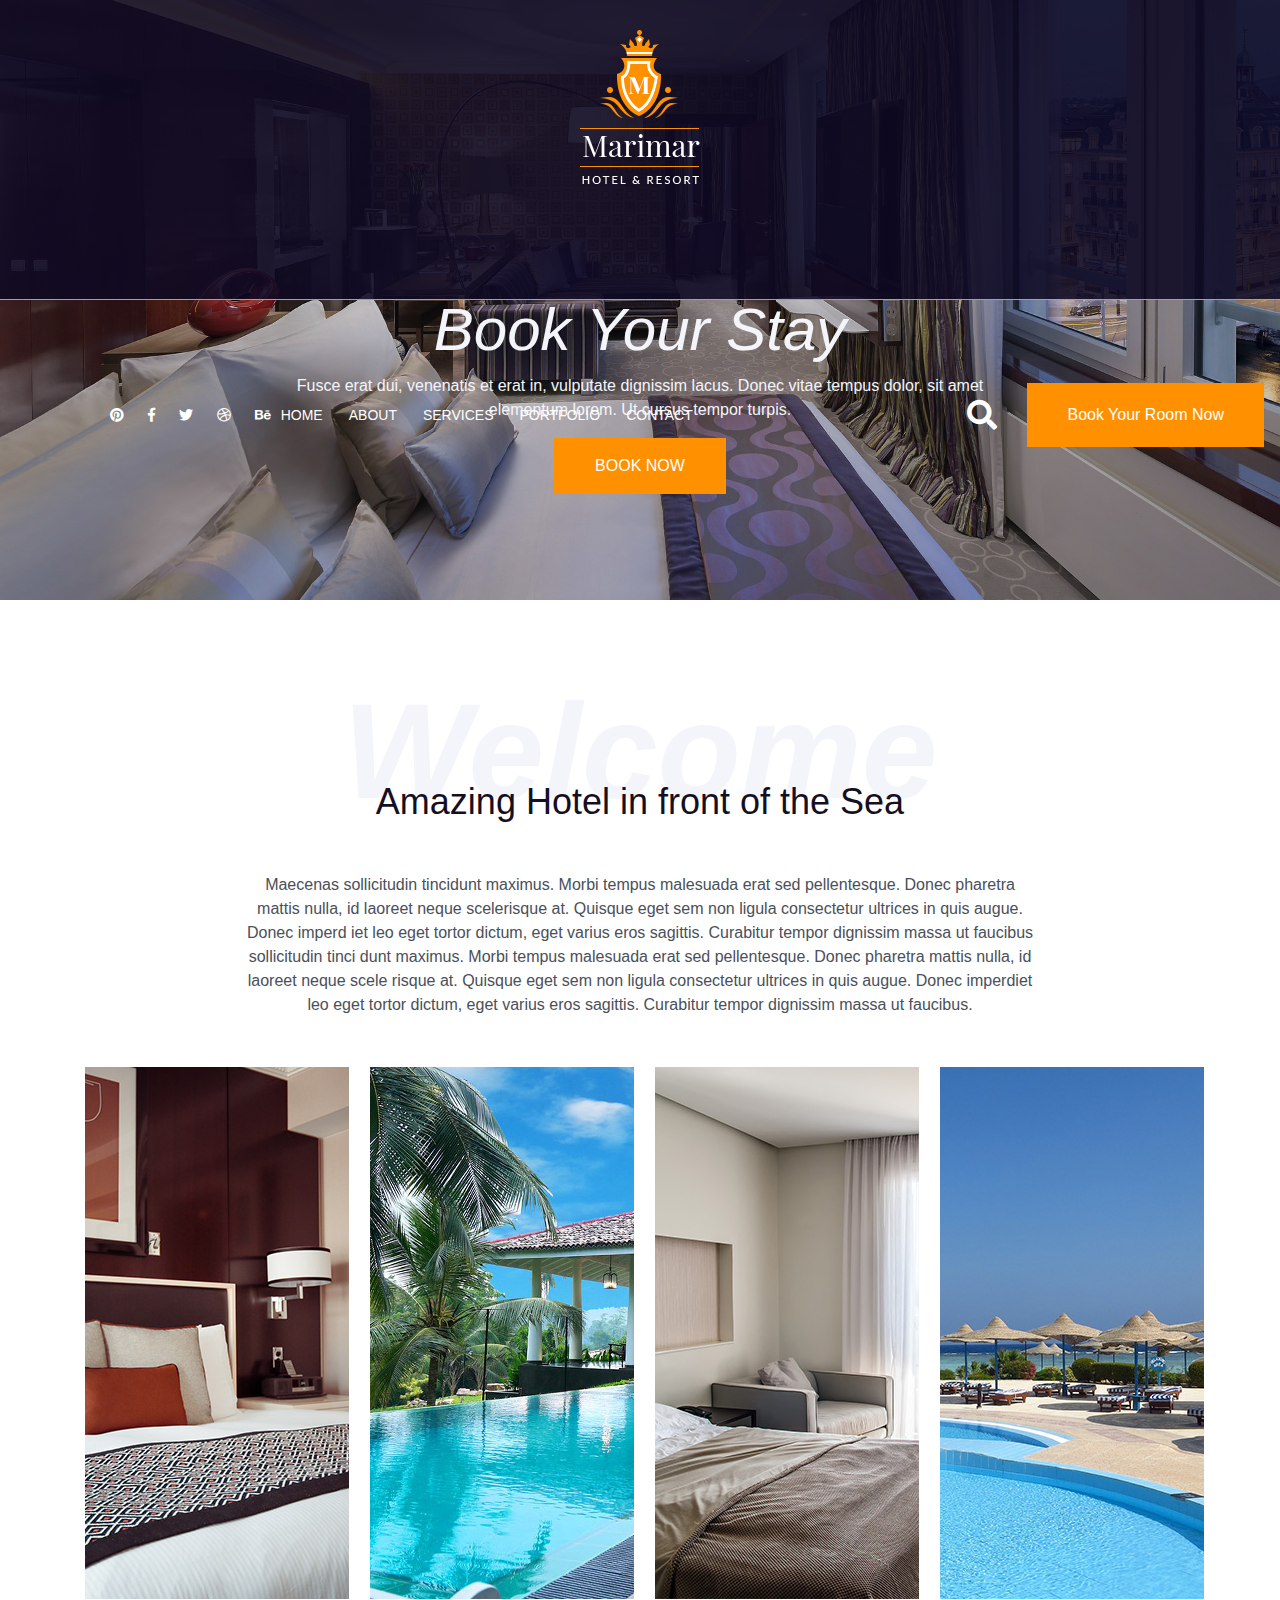
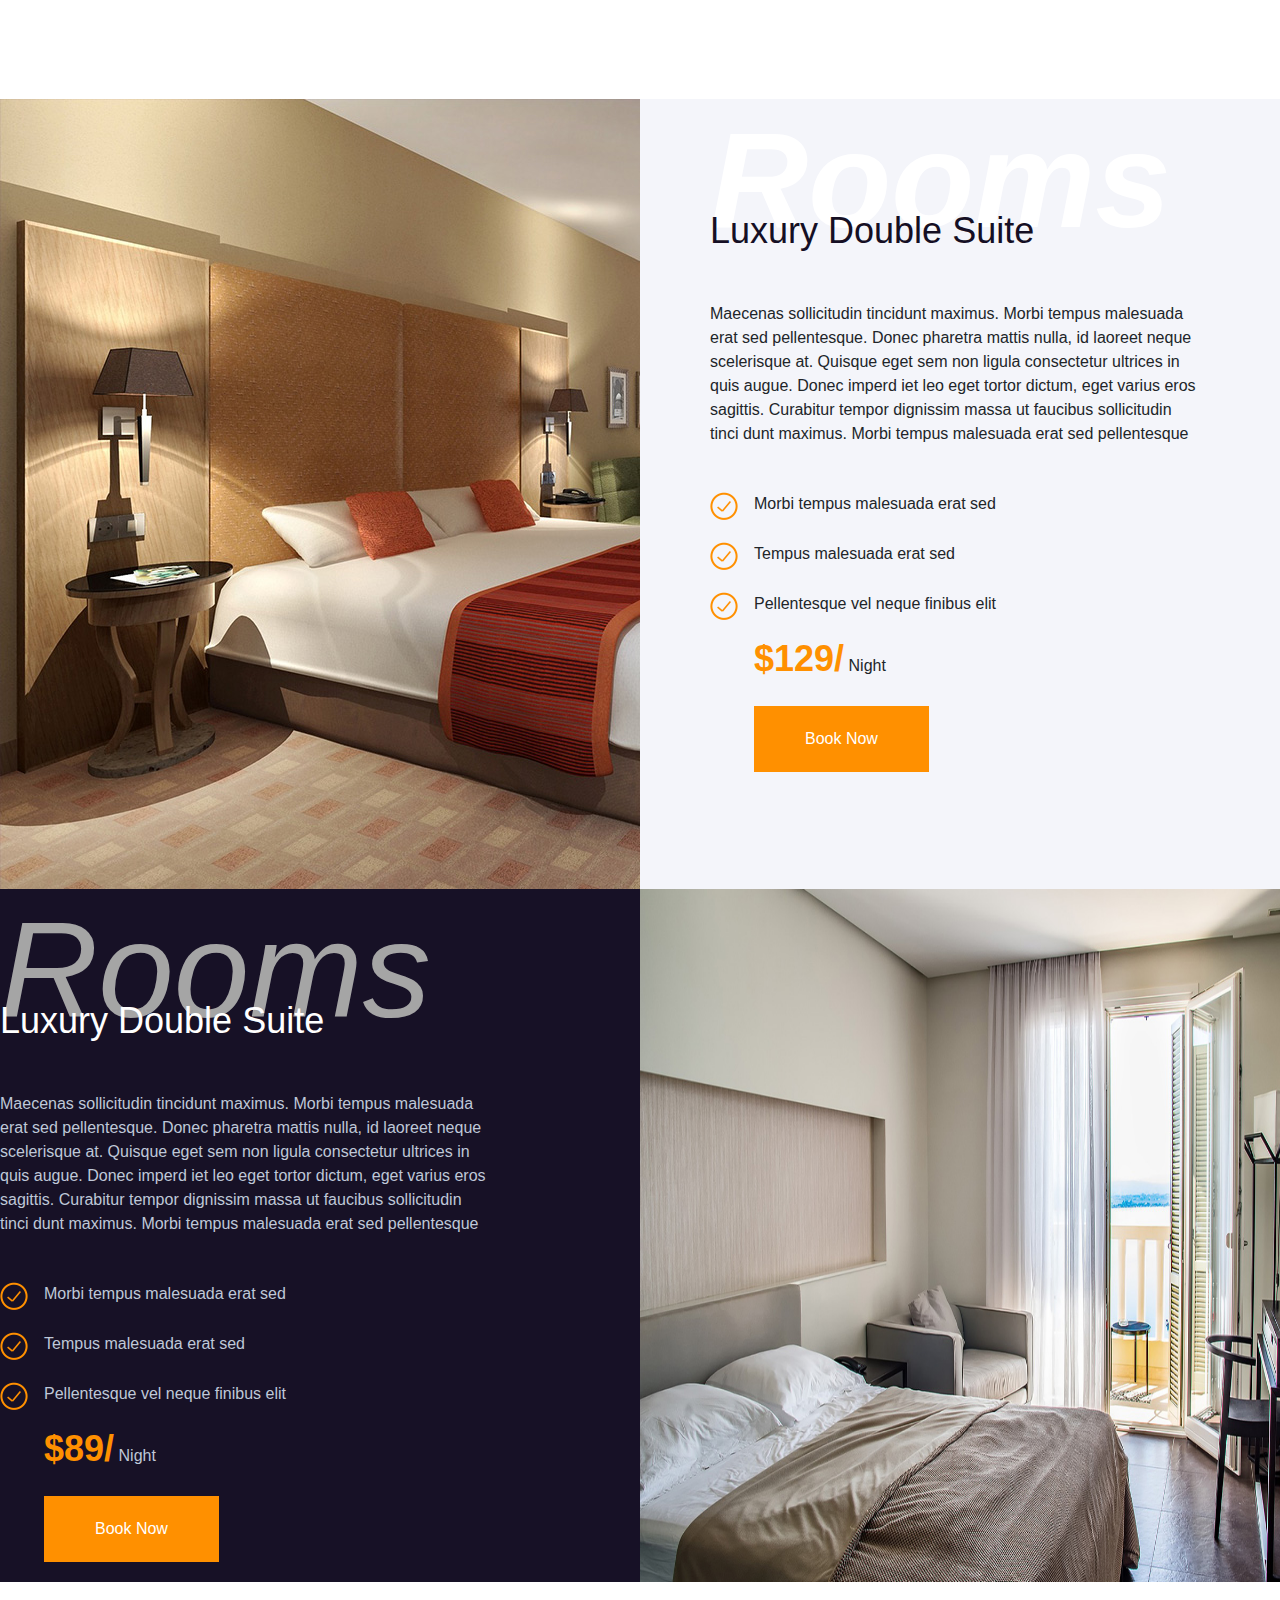
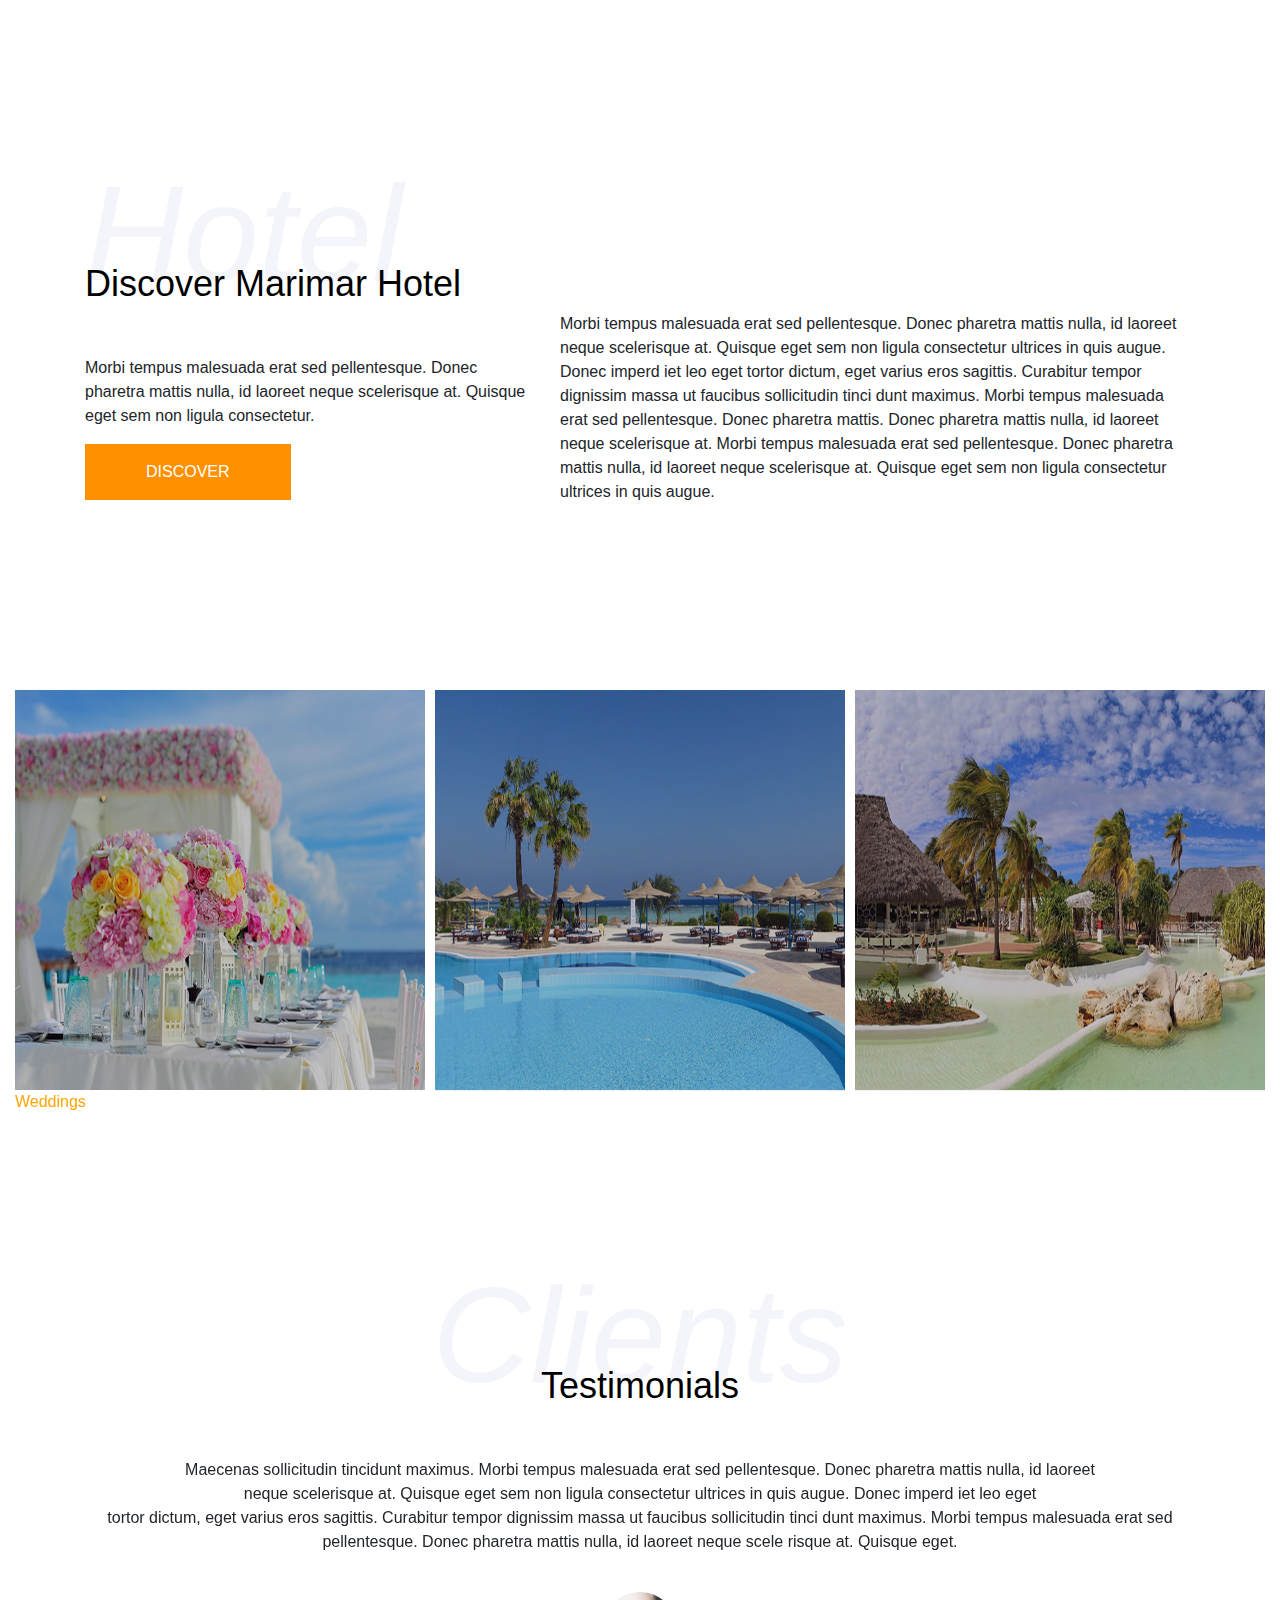
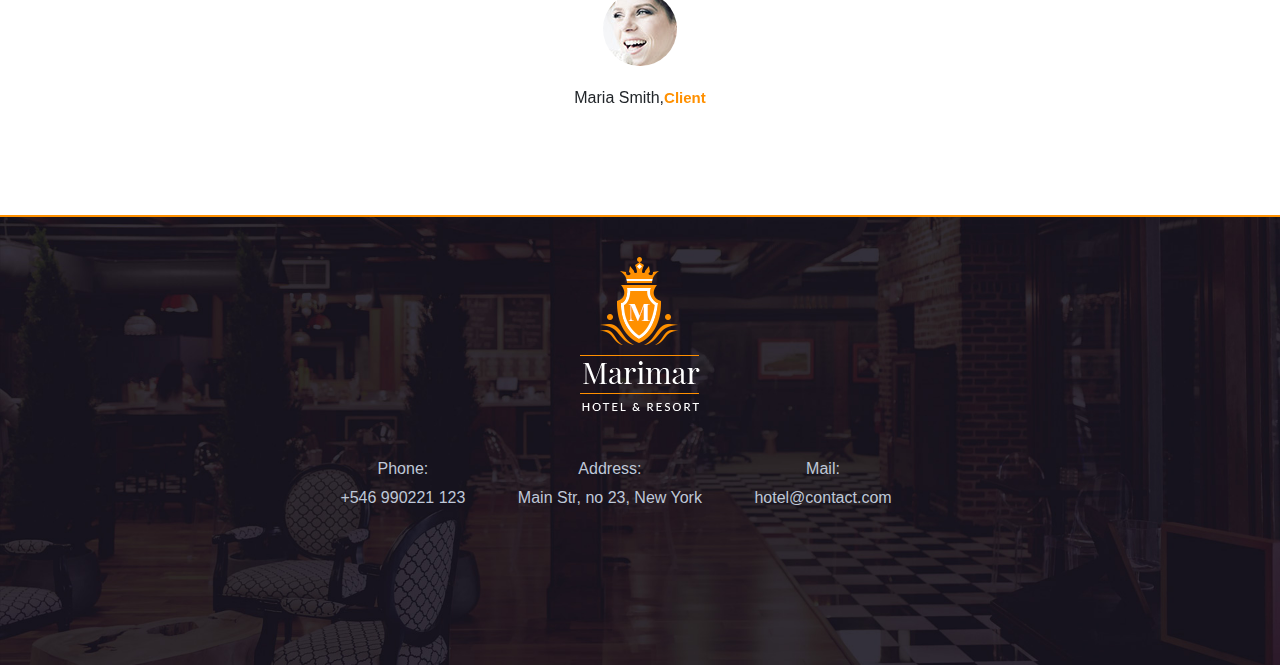
<file: index.html>
<html>
<head>
    <link rel="stylesheet" href="boot1/css/bootstrap.min.css">
    <link rel="stylesheet" href="boot1/fontawesome-free-5.2.0-web/css/all.css">
    <link rel="stylesheet" href="boot1/css/owl.carousel.min.css">
    <link rel="stylesheet" href="boot1/css/owl.theme.default.min.css">
    <link rel="stylesheet" href="marimar.css">
    
    </head>






<body>
  
<section class="home">
    <div class="header"> 
        <img src="images/logo.png">
    <div class="title">
        
        <h1>Book Your Stay</h1>
        <p>Fusce erat dui, venenatis et erat in, vulputate dignissim lacus. Donec vitae tempus dolor, sit amet<br> elementum lorem. Ut cursus tempor turpis.</p>
    <button class="btn">BOOK NOW </button>
        
    </div>
        
        <div>
        
        <div class="container">
            <div class="col-lg-"></div>
            
            
            
            
            
            
            </div>
        
        
        
        
        
        </div>
        
        
        
     
        </div>
    
    
    </section>
    
<nav class="navbar navbar-expand-lg navbar-light  fixed-top">
  <button class="navbar-toggler" type="button" data-toggle="collapse" data-target="#navbarSupportedContent" aria-controls="navbarSupportedContent" aria-expanded="false" aria-label="Toggle navigation">
    <span class="navbar-toggler-icon"></span>
  </button>
    
    
  <div class="collapse navbar-collapse" id="navbarSupportedContent">
       
        <div class="icons">
         <i class="fab fa-pinterest"></i>
       <i class="fab fa-facebook-f"></i>
       <i class="fab fa-twitter"></i>
       <i class="fab fa-dribbble"></i>
       <i class="fab fa-behance"></i>
    </div>
    <ul class="navbar-nav m-auto ">
       
       
      <li class="nav-item ">
        <a class="nav-link" href="#">HOME <span class="sr-only">(current)</span></a>
      </li>
         <li class="nav-item ">
        <a class="nav-link" href="#about">ABOUT</a>
      </li>
          <li class="nav-item ">
        <a class="nav-link" href="#services">SERVICES</a>
      </li>
   
         <li class="nav-item ">
        <a class="nav-link" href="#portfolio">PORTFOLIO</a>
      </li>
        <li class="nav-item ">
        <a class="nav-link" href="#contact">CONTACT</a>
      </li>
   
  
      
    </ul>
     <form class="form-inline my-2 my-lg-0">
   <i class="fas fa-search"></i>
      <button class="btn btn-outline-success " type="submit">Book Your Room Now</button>
    </form>
  </div>
</nav>
    
    <section class="welcome">
        <h1>Welcome</h1>
    <h2>Amazing Hotel in front of the Sea</h2>
        <p>Maecenas sollicitudin tincidunt maximus. Morbi tempus malesuada erat sed pellentesque. Donec pharetra<br> mattis nulla, id laoreet neque scelerisque at. Quisque eget sem non ligula consectetur ultrices in quis augue.<br> Donec imperd iet leo eget tortor dictum, eget varius eros sagittis. Curabitur tempor dignissim massa ut faucibus<br> sollicitudin tinci dunt maximus. Morbi tempus malesuada erat sed pellentesque. Donec pharetra mattis nulla, id<br> laoreet neque scele risque at. Quisque eget sem non ligula consectetur ultrices in quis augue. Donec imperdiet<br> leo eget tortor dictum, eget varius eros sagittis. Curabitur tempor dignissim massa ut faucibus.</p>
    
    
    <div id="carouselExampleSlidesOnly" class="carousel slide" data-ride="carousel">
  <div class="carousel-inner">
    <div class="carousel-item active">
      <div class="container">
        <div class="row">
          <div class="col-lg-3">
            <img src="images/gallery_1.jpg">
            
            </div>
          
                <div class="col-lg-3">
            <img src="images/gallery_2.jpg">
            
            </div>
                  <div class="col-lg-3">
                <img src="images/gallery_3.jpg">
            
            </div>
                  <div class="col-lg-3">
                <img src="images/gallery_4.jpg">
            
            </div>
          
          
          
          </div>
        
        </div>
    </div>
   
      
      
      
         <div class="carousel-item">
              <div class="container">
        <div class="row">
          <div class="col-lg-3">
            <img src="images/gallery_1.jpg">
            
            </div>
          
                <div class="col-lg-3">
            <img src="images/gallery_2.jpg">
            
            </div>
                  <div class="col-lg-3">
                <img src="images/gallery_3.jpg">
            
            </div>
                  <div class="col-lg-3">
                <img src="images/gallery_4.jpg">
            
            </div>
          
          
          
          </div>
        
        </div>
    
    </div>
      
      
      
         <div class="carousel-item">
              <div class="container">
        <div class="row">
          <div class="col-lg-3">
            <img src="images/gallery_1.jpg">
            
            </div>
          
                <div class="col-lg-3">
            <img src="images/gallery_2.jpg">
            
            </div>
                  <div class="col-lg-3">
                <img src="images/gallery_3.jpg">
            
            </div>
                  <div class="col-lg-3">
                <img src="images/gallery_4.jpg">
            
            </div>
          
          
          
          </div>
        
        </div>
    
    </div>
      
         <div class="carousel-item">
              <div class="container">
        <div class="row">
          <div class="col-lg-3">
            <img src="images/gallery_1.jpg">
            
            </div>
          
                <div class="col-lg-3">
            <img src="images/gallery_2.jpg">
            
            </div>
                  <div class="col-lg-3">
                <img src="images/gallery_3.jpg">
            
            </div>
                  <div class="col-lg-3">
                <img src="images/gallery_4.jpg">
            
            </div>
          
          
          
          </div>
        
        </div>
    
    </div>
  </div>
</div>
    
    
    
    
    
    
    </section>
    
    
    
    <section class="luxury">
        <div class="container.no-gutters">
        
        <div class="row no-gutters">
            <div class="col-lg-6 col-sm-12 photo">
            <div id="carouselExampleSlidesOnly" class="carousel slide" data-ride="carousel">
  <div class="carousel-inner">
    <div class="carousel-item active">
      <img class="d-block w-200 h-150  " src="images/rooms_1.jpg" alt="First slide">
    </div>
    <div class="carousel-item">
      <img class="d-block w-200 h-150   " src="images/rooms_1.jpg" alt="Second slide">
    </div>
    <div class="carousel-item">
      <img class="d-block w-200 h-150 " src="images/rooms_1.jpg" alt="Third slide">
    </div>
  </div>
</div>
            
            </div>
            
             <div class="col-lg-6 col-sm-12 double">
            
            <h1>Rooms</h1>
                 <h2>Luxury Double Suite</h2>
                 <p>Maecenas sollicitudin tincidunt maximus. Morbi tempus malesuada<br> erat sed pellentesque. Donec pharetra mattis nulla, id laoreet neque <br>scelerisque at. Quisque eget sem non ligula consectetur ultrices in<br> quis augue. Donec imperd iet leo eget tortor dictum, eget varius eros <br> sagittis. Curabitur tempor dignissim massa ut faucibus sollicitudin<br> tinci dunt maximus. Morbi tempus malesuada erat sed pellentesque</p>
                 <div class="icons">
                 
                 <div class="media">
 <img class="mr-3" src="images/check.webp" alt="Generic placeholder image">
  <div class="media-body">
    <p class="mt-0">Morbi tempus malesuada erat sed</p>
   
  </div>
</div>
                     
                     <div class="media">
  <img class="mr-3" src="images/check.webp" alt="Generic placeholder image">
  <div class="media-body">
    <p class="mt-0">Tempus malesuada erat sed</p>
   
  </div>
</div>
                     <div class="media">
  <img class="mr-3" src="images/check.webp" alt="Generic placeholder image">
  <div class="media-body">
    <p class="mt-0">Pellentesque vel neque finibus elit
</p>
 
      
      <div class="price d-block">
      
      <span class="text-orange ">$129/</span>
          <span> Night</span>
      </div>
          <button class="btn">Book Now</button>
      
      
      
      
      </div>
      
     
  </div>

                 
                 
                 
                 
                 
                 
                 
                 
                 
                 
                 
                 
                 </div>
            
            
            
            
            
            
            </div>
            
            
            
            
            
            
            
            
            
            
            
            </div>
        
        
        
        
        
        
        
        
        
        
        
        
        
        
        
        
        
        </div>
    
    
    
    
    
    
    
    
    
    
    </section>
    
    
    <section class="room">
    <div class="container.no-gutters">
        <div class="row no-gutters">
        
        <div class="col-lg-6 col-sm-12 single">
            
            
            <h1>Rooms</h1>
                 <h2>Luxury Double Suite</h2>
                 <p>Maecenas sollicitudin tincidunt maximus. Morbi tempus malesuada<br> erat sed pellentesque. Donec pharetra mattis nulla, id laoreet neque <br>scelerisque at. Quisque eget sem non ligula consectetur ultrices in<br> quis augue. Donec imperd iet leo eget tortor dictum, eget varius eros <br> sagittis. Curabitur tempor dignissim massa ut faucibus sollicitudin<br> tinci dunt maximus. Morbi tempus malesuada erat sed pellentesque</p>
                 <div class="icons">
                 
                 <div class="media">
 <img class="mr-3" src="images/check.webp" alt="Generic placeholder image">
  <div class="media-body">
    <p class="mt-0">Morbi tempus malesuada erat sed</p>
   
  </div>
</div>
                     
                     <div class="media">
  <img class="mr-3" src="images/check.webp" alt="Generic placeholder image">
  <div class="media-body">
    <p class="mt-0">Tempus malesuada erat sed</p>
   
  </div>
</div>
                     <div class="media">
  <img class="mr-3" src="images/check.webp" alt="Generic placeholder image">
  <div class="media-body">
    <p class="mt-0">Pellentesque vel neque finibus elit
</p>
 
      
      <div class="price d-block">
      
      <span class="text-orange ">$89/</span>
          <span> Night</span>
      </div>
          <button class="btn">Book Now</button>
      
      
      
      
      </div>
      
     
  </div>
            </div>
             
            </div>
        
          <div class="col-lg-6 col-sm-12">
            
           <div id="carouselExampleSlidesOnly" class="carousel slide" data-ride="carousel">
  <div class="carousel-inner">
    <div class="carousel-item active">
      <img class="d-block w-100 h-100 img-fluid" src="images/rooms_2.jpg" alt="First slide">
    </div>
    <div class="carousel-item">
      <img class="d-block w-100 h-100 img-fluid" src="images/rooms_2.jpg" alt="Second slide">
    </div>
    <div class="carousel-item">
      <img class="d-block w-100 h-100 img-fluid" src="images/rooms_2.jpg" alt="Third slide">
    </div>
  </div>
</div>
            
            
            
            </div>
        
        
        
        
        
        
        </div>
        
        
        
        
        
        
        
        
        
        
        
        
        
        </div>
    
    
    
    
    
    
    
    
    
    
    
    
    
    
    
    </section>
    
    
    <section class="hotel">
    <div class="container">
        <div class="row">
        <div class="col-lg-5 ">
            <h1>Hotel</h1>
        <h2>Discover Marimar Hotel</h2>
        <p>Morbi tempus malesuada erat sed pellentesque. Donec pharetra mattis nulla, id laoreet neque scelerisque at. Quisque eget sem non ligula consectetur.</p>
        <button class="btn">DISCOVER</button>
        </div>
        
        
        
        
        
        
        
        
                <div class="col-lg-7 words ">
        <p>Morbi tempus malesuada erat sed pellentesque. Donec pharetra mattis nulla, id laoreet neque scelerisque at. Quisque eget sem non ligula consectetur ultrices in quis augue. Donec imperd iet leo eget tortor dictum, eget varius eros sagittis. Curabitur tempor dignissim massa ut faucibus sollicitudin tinci dunt maximus. Morbi tempus malesuada erat sed pellentesque. Donec pharetra mattis. Donec pharetra mattis nulla, id laoreet neque scelerisque at. Morbi tempus malesuada
            erat sed pellentesque. Donec pharetra mattis nulla, id laoreet neque scelerisque at. Quisque eget sem non ligula consectetur ultrices in quis augue.</p>
        
        
        
        </div>

        
        
        
        
        
        
        
        
        
        
        
        </div>
    
    
    
    
    
        </div>
    
    
    
    
    
    
    
    
    
    </section>

<section class="carsour">
    <div class="container-fluid">
        <div class="row ">
            <div class="col-12 col-carousel">
                <div class="owl-carousel carousel-main ">

                    <div class="project">
                    
                    <img class="img-fluid " src="images/discover_1.jpg">
                        <span>Weddings</span>
            
                        </div>
                
				
                     <div class="project">
                    <img class="img-fluid " src="images/discover_2.jpg">
            
                </div>
                    
				
                     <div class="project">
                    <img class="img-fluid " src="images/discover_3.jpg">
             
                </div>
                    
				
                     <div class="project">
                    <img class="img-fluid " src="images/discover_1.jpg">
             
                </div>
                     
				
                     <div class="project">
                    <img class="img-fluid " src="images/discover_2.jpg">
        
                </div>
                     
				
                     <div class="project">
                    <img class="img-fluid " src="images/discover_3.jpg">
             
                </div>
                     
                
		</div>
<!-- <div id="owl-demo">
          
  <div class="item"><img src="images/discover_1.jpg" alt="Owl Image"></div>
  <div class="item"><img src="images/discover_2.jpg" alt="Owl Image"></div>
  <div class="item"><img src="images/discover_3.jpg" alt="Owl Image"></div>
 </div> -->
 </div>
</div>
  </div>  
    </section>


<section class="client">
    <h1>Clients</h1>
    <h2>Testimonials</h2>
    
    <div id="carouselExampleIndicators" class="carousel slide" data-ride="carousel">
  <ol class="carousel-indicators">
    <li data-target="#carouselExampleIndicators" data-slide-to="0" class="active"></li>
    <li data-target="#carouselExampleIndicators" data-slide-to="1"></li>
    <li data-target="#carouselExampleIndicators" data-slide-to="2"></li>
  </ol>
  <div class="carousel-inner">
    <div class="carousel-item active">
  
 
   <p>Maecenas sollicitudin tincidunt maximus. Morbi tempus malesuada erat sed pellentesque. Donec pharetra mattis nulla, id laoreet<br> neque scelerisque at. Quisque eget sem non ligula consectetur ultrices in quis augue. Donec imperd iet leo eget <br>tortor dictum, eget varius eros sagittis. Curabitur tempor dignissim massa ut faucibus sollicitudin tinci dunt maximus. Morbi tempus malesuada erat sed <br>pellentesque. Donec pharetra mattis nulla, id laoreet neque scele risque at. Quisque eget.</p>
 <img src="images/author_1.jpg">
 <h6>Maria Smith,<span class="text-orange">Client</span></h6>
    </div>
    <div class="carousel-item">
 <p>Maecenas sollicitudin tincidunt maximus. Morbi tempus malesuada erat sed pellentesque. Donec pharetra mattis nulla, id laoreet<br> neque scelerisque at. Quisque eget sem non ligula consectetur ultrices in quis augue. Donec imperd iet leo eget <br>tortor dictum, eget varius eros sagittis. Curabitur tempor dignissim massa ut faucibus sollicitudin tinci dunt maximus. Morbi tempus malesuada erat sed <br>pellentesque. Donec pharetra mattis nulla, id laoreet neque scele risque at. Quisque eget.</p>
       <img src="images/author_1.jpg" alt="Second slide">
    <h6>Maria Smith,<span class="text-orange">Client</span></h6>
  

    </div>
    <div class="carousel-item">
    <p>Maecenas sollicitudin tincidunt maximus. Morbi tempus malesuada erat sed pellentesque. Donec pharetra mattis nulla, id laoreet<br> neque scelerisque at. Quisque eget sem non ligula consectetur ultrices in quis augue. Donec imperd iet leo eget <br>tortor dictum, eget varius eros sagittis. Curabitur tempor dignissim massa ut faucibus sollicitudin tinci dunt maximus. Morbi tempus malesuada erat sed <br>pellentesque. Donec pharetra mattis nulla, id laoreet neque scele risque at. Quisque eget.</p>
       <img src="images/author_1.jpg" alt="Third slide">
    <h6>Maria Smith, <span class="text-orange">Client</span></h6>
  

    </div>
  </div>
  <a class="carousel-control-prev" href="#carouselExampleIndicators" role="button" data-slide="prev">
    <span class="carousel-control-prev-icon" aria-hidden="true"></span>
    <span class="sr-only">Previous</span>
  </a>
  <a class="carousel-control-next" href="#carouselExampleIndicators" role="button" data-slide="next">
    <span class="carousel-control-next-icon" aria-hidden="true"></span>
    <span class="sr-only">Next</span>
  </a>
</div>
    
    
    
    
    
    
    
    
    
    </section>
    
    
    
    <section  class="footer">
    
    <div>
        <img src="images/logo.png">
        
        
        </div>
        
        <div class="mt-5">
            <div class="d-inline-block mr-5">
        <h6>Phone:</h6>
            <span>+546 990221 123</span>
            </div>
            
             <div class="d-inline-block mr-5" >
        <h6>Address:</h6>
            <span>Main Str, no 23, New York</span>
            </div>
                 <div class="d-inline-block mr-5" >
        <h6>Mail:</h6>
            <span>hotel@contact.com</span>
            </div>
        
        
        
        
        
        
        </div>
    
    
    
    
    
    
    </section>



  <script src="boot1/js/jquery-3.3.1.min.js"></script>
    <script src="boot1/js/popper.min.js"></script>
    <script src="boot1/js/bootstrap.min.js"></script>
    <script src="boot1/js/owl.carousel.js"></script>
    <script src="boot1/js/owl.carousel.min.js"></script>
    <script src="marimar.JS"></script>
 
<script>
    $(document).ready(function() {
  $(".owl-carousel").owlCarousel();
    });
    
    </script>
</body>
    </html>
</file>
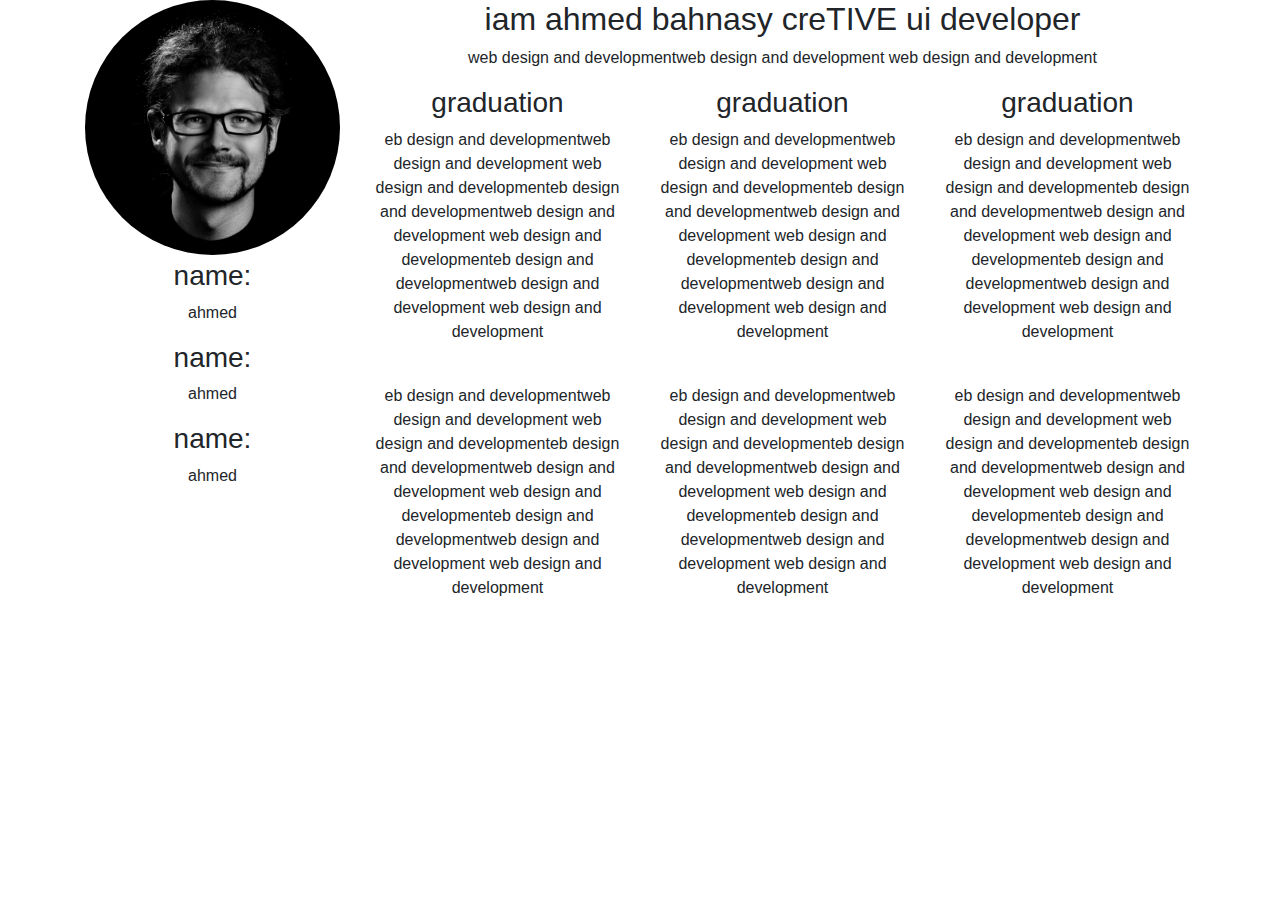
<file: boot1/index.html>
<html>
    <head>
        <link rel="stylesheet" href="css/bootstrap.min.css">
        <link rel="stylesheet" href="css/index_style.css">
        <script src="js/jquery-3.3.1.min.js"></script>
        <script src="js/popper.min.js"></script>
        <script src="js/bootstrap.min.js"></script>
    </head>
    <body>
   
            

    <div class="container text-center">
        <div class="row">
            <div class="col-lg-3">
                <div class="profile-label">
                    <img class="img-fluid rounded-circle"src="images/two.png">
                    <h3 class="mt-1">name:</h3>
                    <p>ahmed</p>
                     <h3 class="mt-1">name:</h3>
                    <p>ahmed</p>
                     <h3 class="mt-1">name:</h3>
                    <p>ahmed</p>
                    
                </div>
            </div>
            <div class="col-lg-9">
                <h2>iam ahmed bahnasy creTIVE ui developer</h2>
                <p>web design and developmentweb design and development web design and development </p>
                <div class="row">
                    <div class="col-lg-4">
                        <h3>graduation</h3>
               <p>eb design and developmentweb design and development web design and developmenteb design and developmentweb design and development web design and developmenteb design and developmentweb design and development web design and development  </p>   
                        <br/>
                          <p>eb design and developmentweb design and development web design and developmenteb design and developmentweb design and development web design and developmenteb design and developmentweb design and development web design and development  </p>
                    </div>
                   <div class="col-lg-4">
                        <h3>graduation</h3>
               <p>eb design and developmentweb design and development web design and developmenteb design and developmentweb design and development web design and developmenteb design and developmentweb design and development web design and development  </p>   
                        <br/>
                          <p>eb design and developmentweb design and development web design and developmenteb design and developmentweb design and development web design and developmenteb design and developmentweb design and development web design and development  </p>
                    </div>
                     <div class="col-lg-4">
                        <h3>graduation</h3>
               <p>eb design and developmentweb design and development web design and developmenteb design and developmentweb design and development web design and developmenteb design and developmentweb design and development web design and development  </p>   
                        <br/>
                          <p>eb design and developmentweb design and development web design and developmenteb design and developmentweb design and development web design and developmenteb design and developmentweb design and development web design and development  </p>
                    </div>
                </div>
            </div>
        </div> 
    </div>
        
    </body>
</html>
</file>
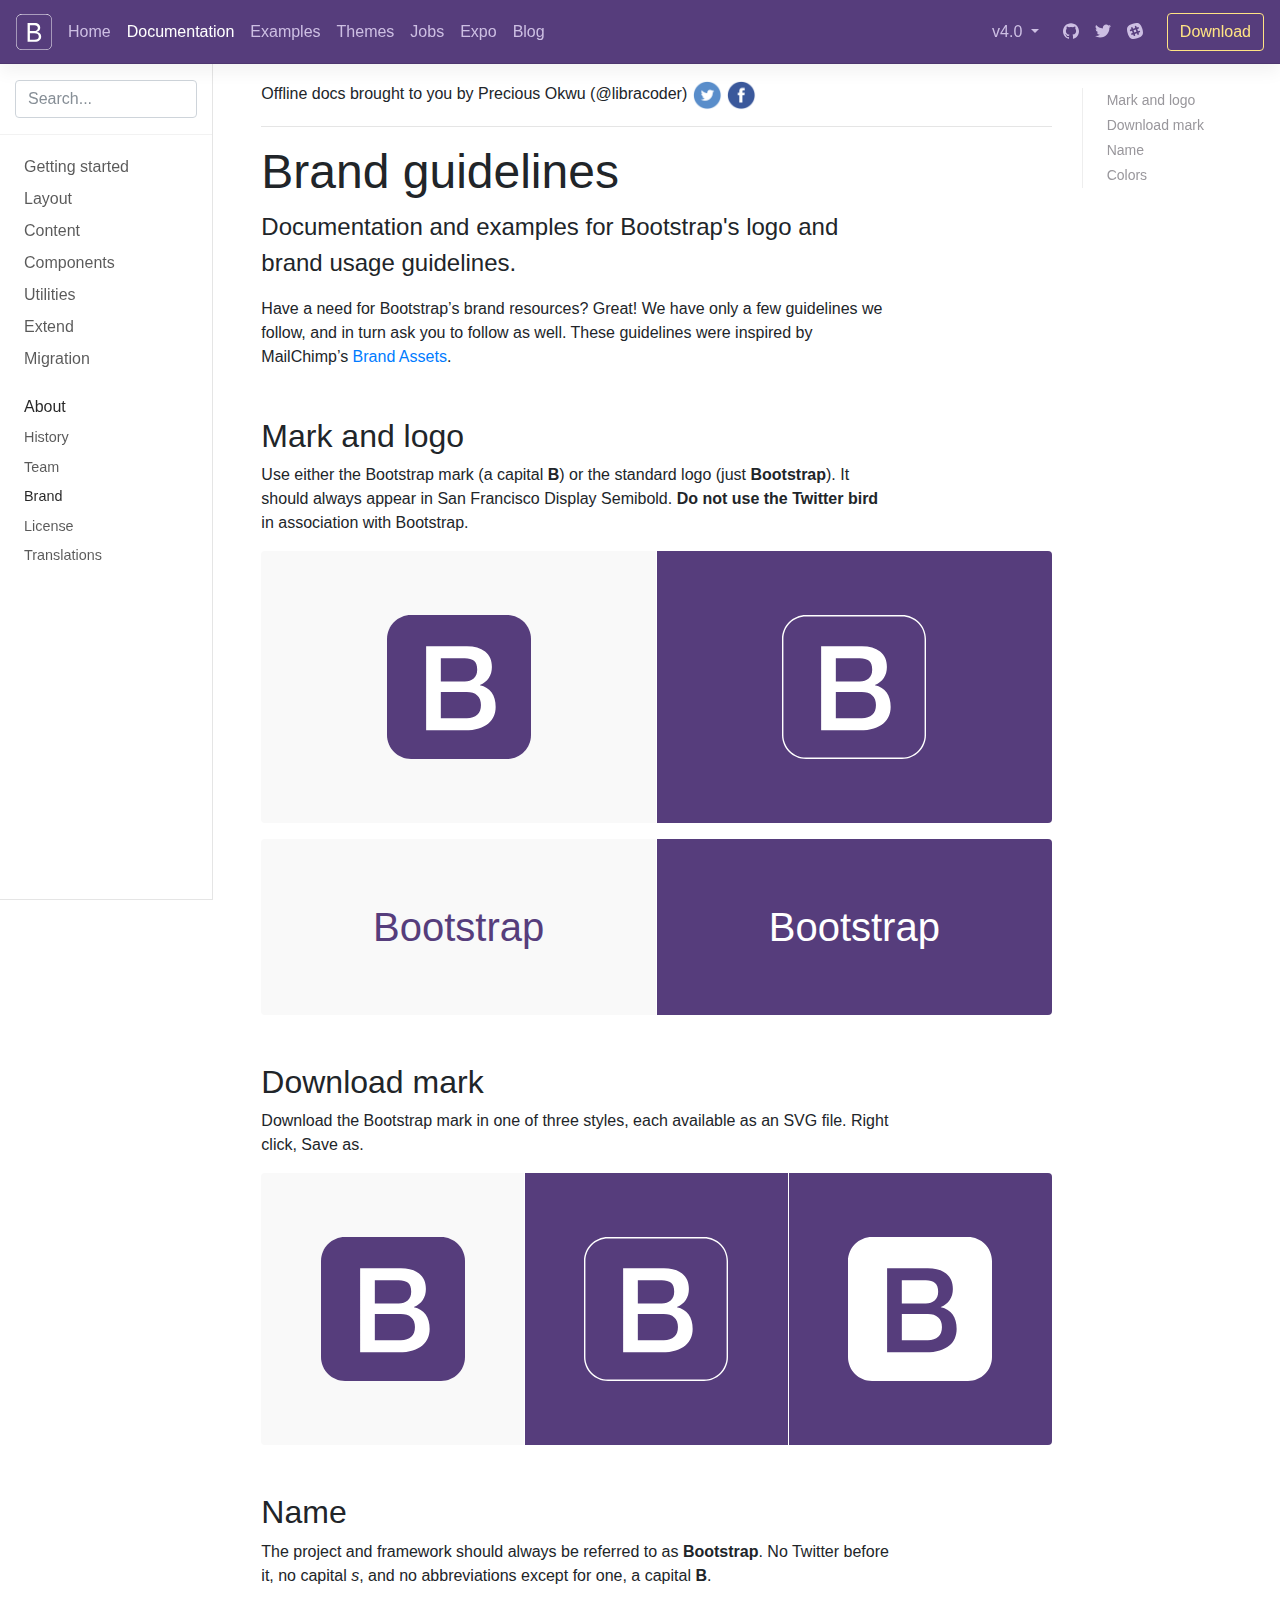
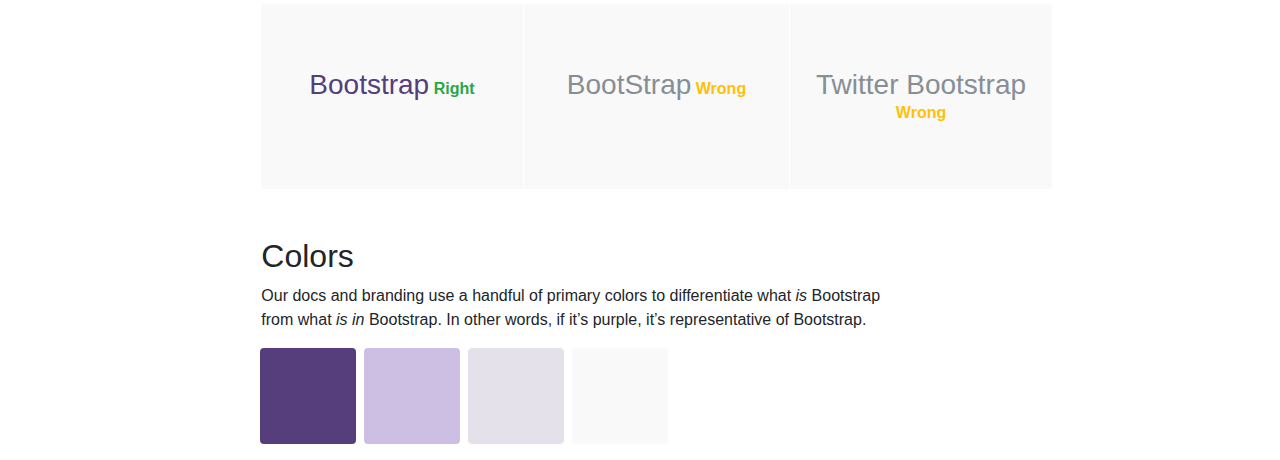
<file: boot1/route/bootstrap4-offline-docs-master/docs/4.0/about/brand/index.html>
<!doctype html>
<html lang="en">
  <head>
    <meta charset="utf-8">
<meta name="viewport" content="width=device-width, initial-scale=1, shrink-to-fit=no">
<meta name="generator" content="Jekyll v3.6.0">

<title>Brand guidelines &middot; Bootstrap</title>

<!-- Bootstrap core CSS -->

  <link href="../../../../dist/css/bootstrap.min.css" rel="stylesheet">


<!-- Documentation extras -->



<link href="../../../../assets/css/docsearch.min.css" rel="stylesheet"><link href="../../../../assets/css/docs.min.css" rel="stylesheet">

<!-- Favicons -->
<link rel="apple-touch-icon" href="../../../../assets/img/favicons/apple-touch-icon.png" sizes="180x180">
<link rel="icon" href="../../../../assets/img/favicons/favicon-32x32.png" sizes="32x32" type="image/png">
<link rel="icon" href="../../../../assets/img/favicons/favicon-16x16.png" sizes="16x16" type="image/png">
<link rel="manifest" href="../../../../assets/img/favicons/manifest.json">
<link rel="mask-icon" href="../../../../assets/img/favicons/safari-pinned-tab.svg" color="#563d7c">
<link rel="icon" href="../../../../favicon.ico">
<meta name="msapplication-config" content="/assets/img/favicons/browserconfig.xml">
<meta name="theme-color" content="#563d7c">


<!-- Meta -->
<meta name="description" content="The most popular HTML, CSS, and JS library in the world.">
<meta name="author" content="Mark Otto, Jacob Thornton, and Bootstrap contributors">

<!-- Twitter -->
<meta name="twitter:site" content="@getbootstrap">
<meta name="twitter:creator" content="@getbootstrap">


  <meta name="twitter:card" content="summary">
  <meta name="twitter:title" content="Brand guidelines">
  <meta name="twitter:description" content="Documentation and examples for Bootstrap's logo and brand usage guidelines.">
  <meta name="twitter:image" content="https://getbootstrap.com/assets/brand/bootstrap-social-logo.png">


<!-- Facebook -->

  <meta property="og:url" content="https://getbootstrap.com/docs/4.0/about/brand/">
  <meta property="og:title" content="Brand guidelines">
  <meta property="og:description" content="Documentation and examples for Bootstrap's logo and brand usage guidelines.">
  <meta property="og:type" content="website">

<meta property="og:image" content="http://getbootstrap.com/assets/brand/bootstrap-social.png">
<meta property="og:image:secure_url" content="https://getbootstrap.com/assets/brand/bootstrap-social.png">
<meta property="og:image:type" content="image/png">
<meta property="og:image:width" content="1200">
<meta property="og:image:height" content="630">


<script>
  (function(i,s,o,g,r,a,m){i['GoogleAnalyticsObject']=r;i[r]=i[r]||function(){
  (i[r].q=i[r].q||[]).push(arguments)},i[r].l=1*new Date();a=s.createElement(o),
  m=s.getElementsByTagName(o)[0];a.async=1;a.src=g;m.parentNode.insertBefore(a,m)
  })(window,document,'script','','ga');
  ga('create', 'UA-146052-10', 'getbootstrap.com');
  ga('send', 'pageview');
</script>

  </head>
  <body>
    <a id="skippy" class="sr-only sr-only-focusable" href="index.html#content">
      <div class="container">
        <span class="skiplink-text">Skip to main content</span>
      </div>
    </a>

    <header class="navbar navbar-expand navbar-dark flex-column flex-md-row bd-navbar">
  <a class="navbar-brand mr-0 mr-md-2" href="../../../../index.html" aria-label="Bootstrap">
    <svg class="d-block" width="36" height="36" viewbox="0 0 612 612" xmlns="http://www.w3.org/2000/svg" focusable="false"><title>Bootstrap</title><path fill="currentColor" d="M510 8a94.3 94.3 0 0 1 94 94v408a94.3 94.3 0 0 1-94 94H102a94.3 94.3 0 0 1-94-94V102a94.3 94.3 0 0 1 94-94h408m0-8H102C45.9 0 0 45.9 0 102v408c0 56.1 45.9 102 102 102h408c56.1 0 102-45.9 102-102V102C612 45.9 566.1 0 510 0z"/><path fill="currentColor" d="M196.77 471.5V154.43h124.15c54.27 0 91 31.64 91 79.1 0 33-24.17 63.72-54.71 69.21v1.76c43.07 5.49 70.75 35.82 70.75 78 0 55.81-40 89-107.45 89zm39.55-180.4h63.28c46.8 0 72.29-18.68 72.29-53 0-31.42-21.53-48.78-60-48.78h-75.57zm78.22 145.46c47.68 0 72.73-19.34 72.73-56s-25.93-55.37-76.46-55.37h-74.49v111.4z"/></svg>

  </a>

  <div class="navbar-nav-scroll">
    <ul class="navbar-nav bd-navbar-nav flex-row">
      <li class="nav-item">
        <a class="nav-link " href="../../../../index.html" onclick="ga('send', 'event', 'Navbar', 'Community links', 'Bootstrap');">Home</a>
      </li>
      <li class="nav-item">
        <a class="nav-link active" href="../../getting-started/introduction/index.html" onclick="ga('send', 'event', 'Navbar', 'Community links', 'Docs');">Documentation</a>
      </li>
      <li class="nav-item">
        <a class="nav-link " href="../../examples/index.html" onclick="ga('send', 'event', 'Navbar', 'Community links', 'Examples');">Examples</a>
      </li>
      <li class="nav-item">
        <a class="nav-link" href="https://themes.getbootstrap.com" onclick="ga('send', 'event', 'Navbar', 'Community links', 'Themes');" target="_blank" rel="noopener">Themes</a>
      </li>
      <li class="nav-item">
        <a class="nav-link" href="https://jobs.getbootstrap.com" onclick="ga('send', 'event', 'Navbar', 'Community links', 'Jobs');" target="_blank" rel="noopener">Jobs</a>
      </li>
      <li class="nav-item">
        <a class="nav-link" href="https://expo.getbootstrap.com" onclick="ga('send', 'event', 'Navbar', 'Community links', 'Expo');" target="_blank" rel="noopener">Expo</a>
      </li>
      <li class="nav-item">
        <a class="nav-link" href="https://blog.getbootstrap.com" onclick="ga('send', 'event', 'Navbar', 'Community links', 'Blog');" target="_blank" rel="noopener">Blog</a>
      </li>
    </ul>
  </div>

  <ul class="navbar-nav flex-row ml-md-auto d-none d-md-flex">
    <li class="nav-item dropdown">
      <a class="nav-item nav-link dropdown-toggle mr-md-2" href="index.html#" id="bd-versions" data-toggle="dropdown" aria-haspopup="true" aria-expanded="false">
        v4.0
      </a>
      <div class="dropdown-menu dropdown-menu-right" aria-labelledby="bd-versions">
        <a class="dropdown-item active" href="../../index.html">Latest (4.x)</a>
        <a class="dropdown-item" href="https://v4-alpha.getbootstrap.com/">v4 Alpha 6</a>
        <a class="dropdown-item" href="https://getbootstrap.com/docs/3.3/">v3.3.7</a>
        <a class="dropdown-item" href="../../../../2.3.2/index.html">v2.3.2</a>
      </div>
    </li>

    <li class="nav-item">
      <a class="nav-link p-2" href="https://github.com/twbs/bootstrap" target="_blank" rel="noopener" aria-label="GitHub">
        <svg class="navbar-nav-svg" xmlns="http://www.w3.org/2000/svg" viewbox="0 0 512 499.36" focusable="false"><title>GitHub</title><path d="M256 0C114.64 0 0 114.61 0 256c0 113.09 73.34 209 175.08 242.9 12.8 2.35 17.47-5.56 17.47-12.34 0-6.08-.22-22.18-.35-43.54-71.2 15.49-86.2-34.34-86.2-34.34-11.64-29.57-28.42-37.45-28.42-37.45-23.27-15.84 1.73-15.55 1.73-15.55 25.69 1.81 39.21 26.38 39.21 26.38 22.84 39.12 59.92 27.82 74.5 21.27 2.33-16.54 8.94-27.82 16.25-34.22-56.84-6.43-116.6-28.43-116.6-126.49 0-27.95 10-50.8 26.35-68.69-2.63-6.48-11.42-32.5 2.51-67.75 0 0 21.49-6.88 70.4 26.24a242.65 242.65 0 0 1 128.18 0c48.87-33.13 70.33-26.24 70.33-26.24 14 35.25 5.18 61.27 2.55 67.75 16.41 17.9 26.31 40.75 26.31 68.69 0 98.35-59.85 120-116.88 126.32 9.19 7.9 17.38 23.53 17.38 47.41 0 34.22-.31 61.83-.31 70.23 0 6.85 4.61 14.81 17.6 12.31C438.72 464.97 512 369.08 512 256.02 512 114.62 397.37 0 256 0z" fill="currentColor" fill-rule="evenodd"/></svg>

      </a>
    </li>
    <li class="nav-item">
      <a class="nav-link p-2" href="https://twitter.com/getbootstrap" target="_blank" rel="noopener" aria-label="Twitter">
        <svg class="navbar-nav-svg" xmlns="http://www.w3.org/2000/svg" viewbox="0 0 512 416.32" focusable="false"><title>Twitter</title><path d="M160.83 416.32c193.2 0 298.92-160.22 298.92-298.92 0-4.51 0-9-.2-13.52A214 214 0 0 0 512 49.38a212.93 212.93 0 0 1-60.44 16.6 105.7 105.7 0 0 0 46.3-58.19 209 209 0 0 1-66.79 25.37 105.09 105.09 0 0 0-181.73 71.91 116.12 116.12 0 0 0 2.66 24c-87.28-4.3-164.73-46.3-216.56-109.82A105.48 105.48 0 0 0 68 159.6a106.27 106.27 0 0 1-47.53-13.11v1.43a105.28 105.28 0 0 0 84.21 103.06 105.67 105.67 0 0 1-47.33 1.84 105.06 105.06 0 0 0 98.14 72.94A210.72 210.72 0 0 1 25 370.84a202.17 202.17 0 0 1-25-1.43 298.85 298.85 0 0 0 160.83 46.92" fill="currentColor"/></svg>

      </a>
    </li>
    <li class="nav-item">
      <a class="nav-link p-2" href="https://bootstrap-slack.herokuapp.com" target="_blank" rel="noopener" aria-label="Slack">
        <svg class="navbar-nav-svg" xmlns="http://www.w3.org/2000/svg" viewbox="0 0 512 512" focusable="false"><title>Slack</title><path fill="currentColor" d="M210.787 234.832l68.31-22.883 22.1 65.977-68.309 22.882z"/><path d="M490.54 185.6C437.7 9.59 361.6-31.34 185.6 21.46S-31.3 150.4 21.46 326.4 150.4 543.3 326.4 490.54 543.34 361.6 490.54 185.6zM401.7 299.8l-33.15 11.05 11.46 34.38c4.5 13.92-2.87 29.06-16.78 33.56-2.87.82-6.14 1.64-9 1.23a27.32 27.32 0 0 1-24.56-18l-11.46-34.38-68.36 22.92 11.46 34.38c4.5 13.92-2.87 29.06-16.78 33.56-2.87.82-6.14 1.64-9 1.23a27.32 27.32 0 0 1-24.56-18l-11.46-34.43-33.15 11.05c-2.87.82-6.14 1.64-9 1.23a27.32 27.32 0 0 1-24.56-18c-4.5-13.92 2.87-29.06 16.78-33.56l33.12-11.03-22.1-65.9-33.15 11.05c-2.87.82-6.14 1.64-9 1.23a27.32 27.32 0 0 1-24.56-18c-4.48-13.93 2.89-29.07 16.81-33.58l33.15-11.05-11.46-34.38c-4.5-13.92 2.87-29.06 16.78-33.56s29.06 2.87 33.56 16.78l11.46 34.38 68.36-22.92-11.46-34.38c-4.5-13.92 2.87-29.06 16.78-33.56s29.06 2.87 33.56 16.78l11.47 34.42 33.15-11.05c13.92-4.5 29.06 2.87 33.56 16.78s-2.87 29.06-16.78 33.56L329.7 194.6l22.1 65.9 33.15-11.05c13.92-4.5 29.06 2.87 33.56 16.78s-2.88 29.07-16.81 33.57z" fill="currentColor"/></svg>

      </a>
    </li>
  </ul>

  <a class="btn btn-bd-yellow d-none d-lg-inline-block mb-3 mb-md-0 ml-md-3" href="https://github.com/twbs/bootstrap/archive/v4.0.0-beta.2.zip">Download</a>
</header>


    <div class="container-fluid">
      <div class="row flex-xl-nowrap">
        <div class="col-12 col-md-3 col-xl-2 bd-sidebar">
          <form class="bd-search d-flex align-items-center">
  <input type="search" class="form-control" id="search-input" placeholder="Search..." aria-label="Search for..." autocomplete="off">
  <button class="btn btn-link bd-search-docs-toggle d-md-none p-0 ml-3" type="button" data-toggle="collapse" data-target="#bd-docs-nav" aria-controls="bd-docs-nav" aria-expanded="false" aria-label="Toggle docs navigation">
    <svg xmlns="http://www.w3.org/2000/svg" viewbox="0 0 30 30" width="30" height="30" focusable="false"><title>Menu</title><path stroke="currentColor" stroke-width="2" stroke-linecap="round" stroke-miterlimit="10" d="M4 7h22M4 15h22M4 23h22"/></svg>

  </button>
</form>

<nav class="collapse bd-links" id="bd-docs-nav"><div class="bd-toc-item">
      <a class="bd-toc-link" href="../../getting-started/introduction/index.html">
        Getting started
      </a>

      <ul class="nav bd-sidenav"><li>
            <a href="../../getting-started/introduction/index.html">
              Introduction
            </a>

            
          </li><li>
            <a href="../../getting-started/download.2">
              Download
            </a>

            
          </li><li>
            <a href="../../getting-started/contents/index.html">
              Contents
            </a>

            
          </li><li>
            <a href="../../getting-started/browsers-devices/index.html">
              Browsers & devices
            </a>

            
          </li><li>
            <a href="../../getting-started/javascript/index.html">
              JavaScript
            </a>

            
          </li><li>
            <a href="../../getting-started/theming/index.html">
              Theming
            </a>

            
          </li><li>
            <a href="../../getting-started/build-tools/index.html">
              Build tools
            </a>

            
          </li><li>
            <a href="../../getting-started/webpack/index.html">
              Webpack
            </a>

            
          </li><li>
            <a href="../../getting-started/accessibility/index.html">
              Accessibility
            </a>

            
          </li></ul>
    </div><div class="bd-toc-item">
      <a class="bd-toc-link" href="../../layout/overview/index.html">
        Layout
      </a>

      <ul class="nav bd-sidenav"><li>
            <a href="../../layout/overview/index.html">
              Overview
            </a>

            
          </li><li>
            <a href="../../layout/grid/index.html">
              Grid
            </a>

            
          </li><li>
            <a href="../../layout/media-object/index.html">
              Media object
            </a>

            
          </li><li>
            <a href="../../layout/utilities-for-layout/index.html">
              Utilities for layout
            </a>

            
          </li></ul>
    </div><div class="bd-toc-item">
      <a class="bd-toc-link" href="../../content/reboot/index.html">
        Content
      </a>

      <ul class="nav bd-sidenav"><li>
            <a href="../../content/reboot/index.html">
              Reboot
            </a>

            
          </li><li>
            <a href="../../content/typography/index.html">
              Typography
            </a>

            
          </li><li>
            <a href="../../content/code/index.html">
              Code
            </a>

            
          </li><li>
            <a href="../../content/images/index.html">
              Images
            </a>

            
          </li><li>
            <a href="../../content/tables/index.html">
              Tables
            </a>

            
          </li><li>
            <a href="../../content/figures/index.html">
              Figures
            </a>

            
          </li></ul>
    </div><div class="bd-toc-item">
      <a class="bd-toc-link" href="../../components/alerts/index.html">
        Components
      </a>

      <ul class="nav bd-sidenav"><li>
            <a href="../../components/alerts/index.html">
              Alerts
            </a>

            
          </li><li>
            <a href="../../components/badge/index.html">
              Badge
            </a>

            
          </li><li>
            <a href="../../components/breadcrumb/index.html">
              Breadcrumb
            </a>

            
          </li><li>
            <a href="../../components/buttons/index.html">
              Buttons
            </a>

            
          </li><li>
            <a href="../../components/button-group/index.html">
              Button group
            </a>

            
          </li><li>
            <a href="../../components/card/index.html">
              Card
            </a>

            
          </li><li>
            <a href="../../components/carousel/index.html">
              Carousel
            </a>

            
          </li><li>
            <a href="../../components/collapse/index.html">
              Collapse
            </a>

            
          </li><li>
            <a href="../../components/dropdowns/index.html">
              Dropdowns
            </a>

            
          </li><li>
            <a href="../../components/forms/index.html">
              Forms
            </a>

            
          </li><li>
            <a href="../../components/input-group/index.html">
              Input group
            </a>

            
          </li><li>
            <a href="../../components/jumbotron/index.html">
              Jumbotron
            </a>

            
          </li><li>
            <a href="../../components/list-group/index.html">
              List group
            </a>

            
          </li><li>
            <a href="../../components/modal/index.html">
              Modal
            </a>

            
          </li><li>
            <a href="../../components/navs/index.html">
              Navs
            </a>

            
          </li><li>
            <a href="../../components/navbar/index.html">
              Navbar
            </a>

            
          </li><li>
            <a href="../../components/pagination/index.html">
              Pagination
            </a>

            
          </li><li>
            <a href="../../components/popovers/index.html">
              Popovers
            </a>

            
          </li><li>
            <a href="../../components/progress/index.html">
              Progress
            </a>

            
          </li><li>
            <a href="../../components/scrollspy/index.html">
              Scrollspy
            </a>

            
          </li><li>
            <a href="../../components/tooltips/index.html">
              Tooltips
            </a>

            
          </li></ul>
    </div><div class="bd-toc-item">
      <a class="bd-toc-link" href="../../utilities/borders/index.html">
        Utilities
      </a>

      <ul class="nav bd-sidenav"><li>
            <a href="../../utilities/borders/index.html">
              Borders
            </a>

            
          </li><li>
            <a href="../../utilities/clearfix/index.html">
              Clearfix
            </a>

            
          </li><li>
            <a href="../../utilities/close-icon/index.html">
              Close icon
            </a>

            
          </li><li>
            <a href="../../utilities/colors/index.html">
              Colors
            </a>

            
          </li><li>
            <a href="../../utilities/display/index.html">
              Display
            </a>

            
          </li><li>
            <a href="../../utilities/embed/index.html">
              Embed
            </a>

            
          </li><li>
            <a href="../../utilities/flex/index.html">
              Flex
            </a>

            
          </li><li>
            <a href="../../utilities/float.2">
              Float
            </a>

            
          </li><li>
            <a href="../../utilities/image-replacement/index.html">
              Image replacement
            </a>

            
          </li><li>
            <a href="../../utilities/position/index.html">
              Position
            </a>

            
          </li><li>
            <a href="../../utilities/screenreaders/index.html">
              Screenreaders
            </a>

            
          </li><li>
            <a href="../../utilities/sizing/index.html">
              Sizing
            </a>

            
          </li><li>
            <a href="../../utilities/spacing/index.html">
              Spacing
            </a>

            
          </li><li>
            <a href="../../utilities/text/index.html">
              Text
            </a>

            
          </li><li>
            <a href="../../utilities/vertical-align/index.html">
              Vertical align
            </a>

            
          </li><li>
            <a href="../../utilities/visibility/index.html">
              Visibility
            </a>

            
          </li></ul>
    </div><div class="bd-toc-item">
      <a class="bd-toc-link" href="../../extend/icons/index.html">
        Extend
      </a>

      <ul class="nav bd-sidenav"><li>
            <a href="../../extend/icons/index.html">
              Icons
            </a>

            
          </li></ul>
    </div><div class="bd-toc-item">
      <a class="bd-toc-link" href="../../migration/index.html">
        Migration
      </a>

      <ul class="nav bd-sidenav"></ul>
    </div><div class="bd-toc-item active">
      <a class="bd-toc-link" href="../history/index.html">
        About
      </a>

      <ul class="nav bd-sidenav"><li>
            <a href="../history/index.html">
              History
            </a>

            
          </li><li>
            <a href="../team/index.html">
              Team
            </a>

            
          </li><li class="active bd-sidenav-active">
            <a href="index.html">
              Brand
            </a>

            
          </li><li>
            <a href="../license/index.html">
              License
            </a>

            
          </li><li>
            <a href="../translations/index.html">
              Translations
            </a>

            
          </li></ul>
    </div></nav>

        </div>

        
          <div class="d-none d-xl-block col-xl-2 bd-toc">
            <ul class="section-nav">
<li class="toc-entry toc-h2"><a href="index.html#mark-and-logo">Mark and logo</a></li>
<li class="toc-entry toc-h2"><a href="index.html#download-mark">Download mark</a></li>
<li class="toc-entry toc-h2"><a href="index.html#name">Name</a></li>
<li class="toc-entry toc-h2"><a href="index.html#colors">Colors</a></li>
</ul>
          </div>
        

        <main class="col-12 col-md-9 col-xl-8 py-md-3 pl-md-5 bd-content" role="main">            <h6>Offline docs brought to you by Precious Okwu (@libracoder) <span> <a href="https://twitter.com/libracoder"><img height="30px" src="../../../../assets/img/twitter.png" alt=""></a>  <a href="https://facebook.com/libracoder"><img height="30px" src="../../../../assets/img/fb.png" alt=""></a></span></h6>            <hr>
          <h1 class="bd-title" id="content">Brand guidelines</h1>
          <p class="bd-lead">Documentation and examples for Bootstrap's logo and brand usage guidelines.</p>


          <p>Have a need for Bootstrap’s brand resources? Great! We have only a few guidelines we follow, and in turn ask you to follow as well. These guidelines were inspired by MailChimp’s <a href="https://mailchimp.com/about/brand-assets/">Brand Assets</a>.</p>

<h2 id="mark-and-logo">Mark and logo</h2>

<p>Use either the Bootstrap mark (a capital <strong>B</strong>) or the standard logo (just <strong>Bootstrap</strong>). It should always appear in San Francisco Display Semibold. <strong>Do not use the Twitter bird</strong> in association with Bootstrap.</p>

<div class="bd-brand-logos">
  <div class="bd-brand-item">
    <img class="svg" src="../../../../assets/brand/bootstrap-solid.svg" alt="Bootstrap" width="144" height="144" />
  </div>
  <div class="bd-brand-item inverse">
    <img class="svg" src="../../../../assets/brand/bootstrap-outline.svg" alt="Bootstrap" width="144" height="144" />
  </div>
</div>
<div class="bd-brand-logos">
  <div class="bd-brand-item">
    <span class="h1">Bootstrap</span>
  </div>
  <div class="bd-brand-item inverse">
    <span class="h1">Bootstrap</span>
  </div>
</div>

<h2 id="download-mark">Download mark</h2>

<p>Download the Bootstrap mark in one of three styles, each available as an SVG file. Right click, Save as.</p>

<div class="bd-brand-logos">
  <div class="bd-brand-item">
    <img class="svg" src="../../../../assets/brand/bootstrap-solid.svg" alt="Bootstrap" width="144" height="144" />
  </div>
  <div class="bd-brand-item inverse">
    <img class="svg" src="../../../../assets/brand/bootstrap-outline.svg" alt="Bootstrap" width="144" height="144" />
  </div>
  <div class="bd-brand-item inverse">
    <img class="svg" src="../../../../assets/brand/bootstrap-punchout.svg" alt="Bootstrap" width="144" height="144" />
  </div>
</div>

<h2 id="name">Name</h2>

<p>The project and framework should always be referred to as <strong>Bootstrap</strong>. No Twitter before it, no capital <em>s</em>, and no abbreviations except for one, a capital <strong>B</strong>.</p>

<div class="bd-brand-logos">
  <div class="bd-brand-item">
    <span class="h3">Bootstrap</span>
    <strong class="text-success">Right</strong>
  </div>
  <div class="bd-brand-item">
    <span class="h3 text-muted">BootStrap</span>
    <strong class="text-warning">Wrong</strong>
  </div>
  <div class="bd-brand-item">
    <span class="h3 text-muted">Twitter Bootstrap</span>
    <strong class="text-warning">Wrong</strong>
  </div>
</div>

<h2 id="colors">Colors</h2>

<p>Our docs and branding use a handful of primary colors to differentiate what <em>is</em> Bootstrap from what <em>is in</em> Bootstrap. In other words, if it’s purple, it’s representative of Bootstrap.</p>

<div class="bd-brand">
  <div class="color-swatches">
    <div class="color-swatch bd-purple"></div>
    <div class="color-swatch bd-purple-light"></div>
    <div class="color-swatch bd-purple-lighter"></div>
    <div class="color-swatch bd-gray"></div>
  </div>
</div>

        </main>
      </div>
    </div>

    <script src="../../../../assets/js/vendor/jquery-slim.min.js"></script>
<script src="../../../../assets/js/vendor/jquery-slim.min.js"></script>

<script src="../../../../assets/js/vendor/popper.min.js"></script>


  <script src="../../../../dist/js/bootstrap.min.js"></script>



  <script src="../../../../assets/js/docs.min.js"></script>


<script src="../../../../assets/js/ie-emulation-modes-warning.js"></script><script src="../../../../assets/js/vendor/docsearch.min.js"></script>



<script>
  docsearch({
    apiKey: '48cb48b22351bc71ea5f12f4d1ede198',
    indexName: 'bootstrap-v4',
    inputSelector: '#search-input',
    handleSelected: function (input, event, suggestion) {
      var url = suggestion.url;
      url = suggestion.isLvl1 ? url.split('#')[0]: url;
      // If it's a title we remove the anchor so it does not jump.
      window.location.href = url;
    },
    transformData: function (hits) {
      return hits.map(function (hit) {
        hit.url = hit.url.replace('http://localhost/b4', '/docs/4.0');
        return hit;
      });
    },
    debug: false // Set debug to true if you want to inspect the dropdown
  });
</script>


<script>
  Holder.addTheme('gray', {
    bg: '#777',
    fg: 'rgba(255,255,255,.75)',
    font: 'Helvetica',
    fontweight: 'normal'
  });
</script>

  </body>
</html>
</file>
<file: marimar.css>
.home
{
    background-image: url(images/home.jpg);
    background-position: center;
    background-size: cover;
   height: 600px;
    text-align: center;
    position: relative;
}
.home img
{
    margin-top: 30px;
    
}
.header
{
    width: 100%;
    height: 50%;
    background-color: rgba(14,9,35,0.88);
    border-bottom: 1px solid #ff9000;
}
.title
{
    color: #f4f5fa;
    padding-top: 110px;
}
.title h1
{
    font-size: 60px;
    font-style: italic;
}
.title .btn
{
    color: white;
    background-color: #ff9000;
    border-radius: 0px;
    padding: 15px 40px;
    transition: all 0.5s;
    
}
.title .btn:hover
{
    color: #ff9000!important;
    background-color: rgba(14,9,35,0.88);
    
}
.navbar
{
    position: absolute;
    bottom: 70px;
    color: white;
    
}
.navbar .nav-link
{
    color: white!important;
    font-size: 14px;
    margin-right: 10px;
   
}

.navbar .nav-link:hover
{
    color: #ff9000;
    
}


.navbar .icons
{
    position: absolute;
    left: 90px;
    font-size: 14px;
}
.navbar .icons i
{
    margin-left: 20px;
    transition: all 0.5s;
    cursor: pointer;
}
.navbar .icons i:hover
{
    color: #ff9000;
}
.form-inline i
{
    font-size: 30px;
    margin-right: 30px;
}
.form-inline .btn
{
    color: white;
    background-color: #ff9000;
    border: 0px;
    border-radius: 0;
    padding: 20px 40px;
    
    
}



.welcome
{
    text-align: center;
    padding-top: 100px;
    padding-bottom: 100px;
}
.welcome h1
{
        font-style: italic;
    font-size: 136px;
    font-weight: 700;
    color: #f4f5fa;
    line-height: 0.75;
    z-index: 0;
}
.welcome h2
{
        
    font-size: 36px;
    font-weight: 400;
    color: #150f24;
    z-index: 1;
    margin-top: -30px;
    margin-bottom: 50px;
}
.welcome p
{
    margin-bottom: 50px;
    color: #4a4f59;
}




.luxury .double
{
    background-color: #f4f5fa;
    text-align: left;
    padding: 30px;
    padding-left: 70px;
}


.double h1
{
       font-style: italic;
    font-size: 136px;
    font-weight: 700;
    color: white;
    line-height: 0.75;
    z-index: 0;
}

.double h2
{
      font-size: 36px;
    font-weight: 400;
    color: #150f24;
    z-index: 1;
    margin-top: -30px;
    margin-bottom: 50px;
}

.luxury .icons
{
    padding-top: 20px;
    padding-bottom: 20px;
}
.luxury .media
{
    padding-top: 10px;
}
.luxury .price
{
    margin-bottom: 20px;
}
.text-orange
{
  
    color: #ff9000;
        font-size: 36px;
    font-weight: 700;
}
.luxury .btn
{
    background-color: #ff9000;
    color: white;
    border-radius: 0px;
    padding: 20px 50px;
    transition: all 0.5s;
    cursor: pointer;
}
.luxury .btn:hover
{
    background-color: #f4f5fa;
    color: #ff9000;
    border-color: #ff9000;
}
.single
{
    background-color: #171126;
    color: #bfc8d8;
       padding-top: 30px;
    padding-left:  30px;
    text-align: left;
}

.single h1
{
       font-style: italic;
    font-size: 136px;
    font-weight: 500;
    color: #a5a5a5;
    line-height: 0.75;
    z-index: 0;
}

.single h2
{
      font-size: 36px;
    font-weight: 400;
    color: white;
    z-index: 1;
    margin-top: -30px;
    margin-bottom: 50px;
}
.room .btn
{
    background-color: #ff9000;
    color: white;
    border-radius: 0px;
    padding: 20px 50px;
    transition: all 0.5s;
    cursor: pointer;
}
.room .btn:hover
{
    background-color:#171126;
    color: #ff9000;
    border-color: #ff9000;
}
.room .icons
{
    padding-top: 20px;
    padding-bottom: 20px;
}
.room .media
{
    padding-top: 10px;
}
.room .price
{
    margin-bottom: 20px;
}



.hotel
{
    margin-top: 200px;
     margin-bottom: 100px;
}
.hotel h1
{
       font-style: italic;
    font-size: 136px;
    font-weight: 500;
    color: #f4f5fa;
    line-height: 0.75;
    z-index: 0;
}

.hotel h2
{
      font-size: 36px;
    font-weight: 400;
    color: black;
    z-index: 1;
    margin-top: -30px;
    margin-bottom: 50px;
}




.hotel .btn
{
    background-color: #ff9000;
    color: white;
    border-radius: 0px;
    padding: 15px 60px;
    transition: all 0.5s;
    cursor: pointer;
}
.hotel .btn:hover
{
    background-color:white;
    color: #ff9000;
    border-color: #ff9000;
}

.hotel .words
{
    padding-top: 130px;
}

#owl-demo .item{
  margin: 3px;
    display: block;
     

}
#owl-demo .item img{
  display: block;
   
     width: 100%;
  height: auto;

    
}

.carsour img
{
    height: 400px;
    width: 100%;
  
    display: inline-block;
}

.carsour span
{
   
    
  display: inline-block;                    
    
    color: orange;
}


.item{
    
    position: relative;
    width: 100%;
    display: block;
    overflow: hidden;
    z-index: 0;
    margin-bottom: 50px;
}

.client
{
    text-align: center;
    padding-top: 100px;
    padding-bottom: 100px;
}

.client h1
{
       font-style: italic;
    font-size: 136px;
    font-weight: 500;
    color: #f4f5fa;
    line-height: 0.75;
    z-index: 0;
}

.client h2
{
      font-size: 36px;
    font-weight: 400;
    color: black;
    z-index: 1;
    margin-top: -30px;
    margin-bottom: 50px;
}

#carouselExampleIndicators img
{
   border: 2px solid white;
    margin-top: 20px;
    margin-bottom: 20px;
    border-radius: 50%;
}
.client .text-orange
{
    font-size: 15px;
}

.client h6
{
 cursor: pointer;
}
.client h6:hover
{
    color: #ff9000;
    
}


.footer
{
    background-image: url(images/footer.jpg);
    background-position: center;
    background-size: cover;
    background-repeat: no-repeat;
    height: 450px;
    text-align: center;
    color: #bfc8d8;
    border-top: 2px solid #ff9000;
    
}

.footer img
{
    padding-top: 40px;
}


.col-carousel {
	margin: 70px 0;
}
</file>
<file: boot1/css/index_style.css>
.carousel-inner
{
    width :80%;
    margin:auto;

}
</file>
<file: boot1/route/bootstrap4-offline-docs-master/assets/css/docsearch.min.css>
.searchbox{display:inline-block;position:relative;width:200px;height:32px!important;white-space:nowrap;box-sizing:border-box;visibility:visible!important}.searchbox .algolia-autocomplete{display:block;width:100%;height:100%}.searchbox__wrapper{width:100%;height:100%;z-index:1;position:relative}.searchbox__input{display:inline-block;box-sizing:border-box;-webkit-transition:box-shadow .4s ease,background .4s ease;transition:box-shadow .4s ease,background .4s ease;border:0;border-radius:16px;box-shadow:inset 0 0 0 1px #ccc;background:#fff!important;padding:0;padding-right:26px;padding-left:32px;width:100%;height:100%;vertical-align:middle;white-space:normal;font-size:12px;-webkit-appearance:none;-moz-appearance:none;appearance:none}.searchbox__input::-webkit-search-cancel-button,.searchbox__input::-webkit-search-decoration,.searchbox__input::-webkit-search-results-button,.searchbox__input::-webkit-search-results-decoration{display:none}.searchbox__input:hover{box-shadow:inset 0 0 0 1px #b3b3b3}.searchbox__input:active,.searchbox__input:focus{outline:0;box-shadow:inset 0 0 0 1px #aaa;background:#fff}.searchbox__input::-webkit-input-placeholder{color:#aaa}.searchbox__input::-moz-placeholder{color:#aaa}.searchbox__input:-ms-input-placeholder{color:#aaa}.searchbox__input::placeholder{color:#aaa}.searchbox__submit{position:absolute;top:0;margin:0;border:0;border-radius:16px 0 0 16px;background-color:rgba(69,142,225,0);padding:0;width:32px;height:100%;vertical-align:middle;text-align:center;font-size:inherit;-webkit-user-select:none;-moz-user-select:none;-ms-user-select:none;user-select:none;right:inherit;left:0}.searchbox__submit:before{display:inline-block;margin-right:-4px;height:100%;vertical-align:middle;content:""}.searchbox__submit:active,.searchbox__submit:hover{cursor:pointer}.searchbox__submit:focus{outline:0}.searchbox__submit svg{width:14px;height:14px;vertical-align:middle;fill:#6d7e96}.searchbox__reset{display:block;position:absolute;top:8px;right:8px;margin:0;border:0;background:none;cursor:pointer;padding:0;font-size:inherit;-webkit-user-select:none;-moz-user-select:none;-ms-user-select:none;user-select:none;fill:rgba(0,0,0,.5)}.searchbox__reset.hide{display:none}.searchbox__reset:focus{outline:0}.searchbox__reset svg{display:block;margin:4px;width:8px;height:8px}.searchbox__input:valid~.searchbox__reset{display:block;-webkit-animation-name:a;animation-name:a;-webkit-animation-duration:.15s;animation-duration:.15s}@-webkit-keyframes a{0%{-webkit-transform:translate3d(-20%,0,0);transform:translate3d(-20%,0,0);opacity:0}to{-webkit-transform:none;transform:none;opacity:1}}@keyframes a{0%{-webkit-transform:translate3d(-20%,0,0);transform:translate3d(-20%,0,0);opacity:0}to{-webkit-transform:none;transform:none;opacity:1}}.algolia-autocomplete.algolia-autocomplete-right .ds-dropdown-menu{right:0!important;left:inherit!important}.algolia-autocomplete.algolia-autocomplete-right .ds-dropdown-menu:before{right:48px}.algolia-autocomplete.algolia-autocomplete-left .ds-dropdown-menu{left:0!important;right:inherit!important}.algolia-autocomplete.algolia-autocomplete-left .ds-dropdown-menu:before{left:48px}.algolia-autocomplete .ds-dropdown-menu{top:-6px;border-radius:4px;margin:6px 0 0;padding:0;text-align:left;height:auto;position:relative;background:transparent;border:none;z-index:1;max-width:600px;min-width:500px;box-shadow:0 1px 0 0 rgba(0,0,0,.2),0 2px 3px 0 rgba(0,0,0,.1)}.algolia-autocomplete .ds-dropdown-menu:before{display:block;position:absolute;content:"";width:14px;height:14px;background:#fff;z-index:2;top:-7px;border-top:1px solid #d9d9d9;border-right:1px solid #d9d9d9;-webkit-transform:rotate(-45deg);transform:rotate(-45deg);border-radius:2px}.algolia-autocomplete .ds-dropdown-menu .ds-suggestions{position:relative;z-index:2;margin-top:8px}.algolia-autocomplete .ds-dropdown-menu .ds-suggestion{cursor:pointer}.algolia-autocomplete .ds-dropdown-menu .ds-suggestion.ds-cursor .algolia-docsearch-suggestion.suggestion-layout-simple,.algolia-autocomplete .ds-dropdown-menu .ds-suggestion.ds-cursor .algolia-docsearch-suggestion:not(.suggestion-layout-simple) .algolia-docsearch-suggestion--content{background-color:rgba(69,142,225,.05)}.algolia-autocomplete .ds-dropdown-menu [class^=ds-dataset-]{position:relative;border:1px solid #d9d9d9;background:#fff;border-radius:4px;overflow:auto;padding:0 8px 8px}.algolia-autocomplete .ds-dropdown-menu *{box-sizing:border-box}.algolia-autocomplete .algolia-docsearch-suggestion{position:relative;padding:0 8px;background:#fff;color:#02060c;overflow:hidden}.algolia-autocomplete .algolia-docsearch-suggestion--highlight{color:#174d8c;background:rgba(143,187,237,.1);padding:.1em .05em}.algolia-autocomplete .algolia-docsearch-suggestion--category-header .algolia-docsearch-suggestion--category-header-lvl0 .algolia-docsearch-suggestion--highlight,.algolia-autocomplete .algolia-docsearch-suggestion--category-header .algolia-docsearch-suggestion--category-header-lvl1 .algolia-docsearch-suggestion--highlight{color:inherit;background:inherit}.algolia-autocomplete .algolia-docsearch-suggestion--text .algolia-docsearch-suggestion--highlight{padding:0 0 1px;background:inherit;box-shadow:inset 0 -2px 0 0 rgba(69,142,225,.8);color:inherit}.algolia-autocomplete .algolia-docsearch-suggestion--content{display:block;float:right;width:70%;position:relative;padding:5.33333px 0 5.33333px 10.66667px;cursor:pointer}.algolia-autocomplete .algolia-docsearch-suggestion--content:before{content:"";position:absolute;display:block;top:0;height:100%;width:1px;background:#ddd;left:-1px}.algolia-autocomplete .algolia-docsearch-suggestion--category-header{position:relative;border-bottom:1px solid #ddd;display:none;margin-top:8px;padding:4px 0;font-size:1em;color:#33363d}.algolia-autocomplete .algolia-docsearch-suggestion--wrapper{width:100%;float:left;padding:8px 0 0}.algolia-autocomplete .algolia-docsearch-suggestion--subcategory-column{float:left;width:30%;display:none;padding-left:0;text-align:right;position:relative;padding:5.33333px 10.66667px;color:#a4a7ae;font-size:.9em;word-wrap:break-word}.algolia-autocomplete .algolia-docsearch-suggestion--subcategory-column:before{content:"";position:absolute;display:block;top:0;height:100%;width:1px;background:#ddd;right:0}.algolia-autocomplete .algolia-docsearch-suggestion--subcategory-column .algolia-docsearch-suggestion--highlight{background-color:inherit;color:inherit}.algolia-autocomplete .algolia-docsearch-suggestion--subcategory-inline{display:none}.algolia-autocomplete .algolia-docsearch-suggestion--title{margin-bottom:4px;color:#02060c;font-size:.9em;font-weight:700}.algolia-autocomplete .algolia-docsearch-suggestion--text{display:block;line-height:1.2em;font-size:.85em;color:#63676d}.algolia-autocomplete .algolia-docsearch-suggestion--no-results{width:100%;padding:8px 0;text-align:center;font-size:1.2em}.algolia-autocomplete .algolia-docsearch-suggestion--no-results:before{display:none}.algolia-autocomplete .algolia-docsearch-suggestion code{padding:1px 5px;font-size:90%;border:none;color:#222;background-color:#ebebeb;border-radius:3px;font-family:Menlo,Monaco,Consolas,Courier New,monospace}.algolia-autocomplete .algolia-docsearch-suggestion code .algolia-docsearch-suggestion--highlight{background:none}.algolia-autocomplete .algolia-docsearch-suggestion.algolia-docsearch-suggestion__main .algolia-docsearch-suggestion--category-header,.algolia-autocomplete .algolia-docsearch-suggestion.algolia-docsearch-suggestion__secondary .algolia-docsearch-suggestion--subcategory-column{display:block}.algolia-autocomplete .suggestion-layout-simple.algolia-docsearch-suggestion{border-bottom:1px solid #eee;padding:8px;margin:0}.algolia-autocomplete .suggestion-layout-simple .algolia-docsearch-suggestion--content{width:100%;padding:0}.algolia-autocomplete .suggestion-layout-simple .algolia-docsearch-suggestion--content:before{display:none}.algolia-autocomplete .suggestion-layout-simple .algolia-docsearch-suggestion--category-header{margin:0;padding:0;display:block;width:100%;border:none}.algolia-autocomplete .suggestion-layout-simple .algolia-docsearch-suggestion--category-header-lvl0,.algolia-autocomplete .suggestion-layout-simple .algolia-docsearch-suggestion--category-header-lvl1{opacity:.6;font-size:.85em}.algolia-autocomplete .suggestion-layout-simple .algolia-docsearch-suggestion--category-header-lvl1:before{background-image:url('data:image/svg+xml;utf8,<svg width="10" height="10" viewBox="0 0 20 38" xmlns="http://www.w3.org/2000/svg"><path d="M1.49 4.31l14 16.126.002-2.624-14 16.074-1.314 1.51 3.017 2.626 1.313-1.508 14-16.075 1.142-1.313-1.14-1.313-14-16.125L3.2.18.18 2.8l1.31 1.51z" fill-rule="evenodd" fill="%231D3657" /></svg>');content:"";width:10px;height:10px;display:inline-block}.algolia-autocomplete .suggestion-layout-simple .algolia-docsearch-suggestion--wrapper{width:100%;float:left;margin:0;padding:0}.algolia-autocomplete .suggestion-layout-simple .algolia-docsearch-suggestion--duplicate-content,.algolia-autocomplete .suggestion-layout-simple .algolia-docsearch-suggestion--subcategory-column,.algolia-autocomplete .suggestion-layout-simple .algolia-docsearch-suggestion--subcategory-inline{display:none!important}.algolia-autocomplete .suggestion-layout-simple .algolia-docsearch-suggestion--title{margin:0;color:#458ee1;font-size:.9em;font-weight:400}.algolia-autocomplete .suggestion-layout-simple .algolia-docsearch-suggestion--title:before{content:"#";font-weight:700;color:#458ee1;display:inline-block}.algolia-autocomplete .suggestion-layout-simple .algolia-docsearch-suggestion--text{margin:4px 0 0;display:block;line-height:1.4em;padding:5.33333px 8px;background:#f8f8f8;font-size:.85em;opacity:.8}.algolia-autocomplete .suggestion-layout-simple .algolia-docsearch-suggestion--text .algolia-docsearch-suggestion--highlight{color:#3f4145;font-weight:700;box-shadow:none}.algolia-autocomplete .algolia-docsearch-footer{width:110px;height:20px;z-index:3;margin-top:10.66667px;float:right;font-size:0;line-height:0}.algolia-autocomplete .algolia-docsearch-footer--logo{background-image:url("data:image/svg+xml;utf8,<svg viewBox='0 0 130 18' xmlns='http://www.w3.org/2000/svg'><defs><linearGradient x1='-36.868%' y1='134.936%' x2='129.432%' y2='-27.7%' id='a'><stop stop-color='%2300AEFF' offset='0%'/><stop stop-color='%233369E7' offset='100%'/></linearGradient></defs><g fill='none' fill-rule='evenodd'><path d='M59.399.022h13.299a2.372 2.372 0 0 1 2.377 2.364V15.62a2.372 2.372 0 0 1-2.377 2.364H59.399a2.372 2.372 0 0 1-2.377-2.364V2.381A2.368 2.368 0 0 1 59.399.022z' fill='url(%23a)'/><path d='M66.257 4.56c-2.815 0-5.1 2.272-5.1 5.078 0 2.806 2.284 5.072 5.1 5.072 2.815 0 5.1-2.272 5.1-5.078 0-2.806-2.279-5.072-5.1-5.072zm0 8.652c-1.983 0-3.593-1.602-3.593-3.574 0-1.972 1.61-3.574 3.593-3.574 1.983 0 3.593 1.602 3.593 3.574a3.582 3.582 0 0 1-3.593 3.574zm0-6.418v2.664c0 .076.082.131.153.093l2.377-1.226c.055-.027.071-.093.044-.147a2.96 2.96 0 0 0-2.465-1.487c-.055 0-.11.044-.11.104l.001-.001zm-3.33-1.956l-.312-.311a.783.783 0 0 0-1.106 0l-.372.37a.773.773 0 0 0 0 1.101l.307.305c.049.049.121.038.164-.011.181-.245.378-.479.597-.697.225-.223.455-.42.707-.599.055-.033.06-.109.016-.158h-.001zm5.001-.806v-.616a.781.781 0 0 0-.783-.779h-1.824a.78.78 0 0 0-.783.779v.632c0 .071.066.12.137.104a5.736 5.736 0 0 1 1.588-.223c.52 0 1.035.071 1.534.207a.106.106 0 0 0 .131-.104z' fill='%23FFF'/><path d='M102.162 13.762c0 1.455-.372 2.517-1.123 3.193-.75.676-1.895 1.013-3.44 1.013-.564 0-1.736-.109-2.673-.316l.345-1.689c.783.163 1.819.207 2.361.207.86 0 1.473-.174 1.84-.523.367-.349.548-.866.548-1.553v-.349a6.374 6.374 0 0 1-.838.316 4.151 4.151 0 0 1-1.194.158 4.515 4.515 0 0 1-1.616-.278 3.385 3.385 0 0 1-1.254-.817 3.744 3.744 0 0 1-.811-1.351c-.192-.539-.29-1.504-.29-2.212 0-.665.104-1.498.307-2.054a3.925 3.925 0 0 1 .904-1.433 4.124 4.124 0 0 1 1.441-.926 5.31 5.31 0 0 1 1.945-.365c.696 0 1.337.087 1.961.191a15.86 15.86 0 0 1 1.588.332v8.456h-.001zm-5.954-4.206c0 .893.197 1.885.592 2.299.394.414.904.621 1.528.621.34 0 .663-.049.964-.142a2.75 2.75 0 0 0 .734-.332v-5.29a8.531 8.531 0 0 0-1.413-.18c-.778-.022-1.369.294-1.786.801-.411.507-.619 1.395-.619 2.223zm16.12 0c0 .719-.104 1.264-.318 1.858a4.389 4.389 0 0 1-.904 1.52c-.389.42-.854.746-1.402.975-.548.229-1.391.36-1.813.36-.422-.005-1.26-.125-1.802-.36a4.088 4.088 0 0 1-1.397-.975 4.486 4.486 0 0 1-.909-1.52 5.037 5.037 0 0 1-.329-1.858c0-.719.099-1.411.318-1.999.219-.588.526-1.09.92-1.509.394-.42.865-.741 1.402-.97a4.547 4.547 0 0 1 1.786-.338 4.69 4.69 0 0 1 1.791.338c.548.229 1.019.55 1.402.97.389.42.69.921.909 1.509.23.588.345 1.28.345 1.999h.001zm-2.191.005c0-.921-.203-1.689-.597-2.223-.394-.539-.948-.806-1.654-.806-.707 0-1.26.267-1.654.806-.394.539-.586 1.302-.586 2.223 0 .932.197 1.558.592 2.098.394.545.948.812 1.654.812.707 0 1.26-.272 1.654-.812.394-.545.592-1.166.592-2.098h-.001zm6.962 4.707c-3.511.016-3.511-2.822-3.511-3.274L113.583.926l2.142-.338v10.003c0 .256 0 1.88 1.375 1.885v1.792h-.001zm3.774 0h-2.153V5.072l2.153-.338v9.534zm-1.079-10.542c.718 0 1.304-.578 1.304-1.291 0-.714-.581-1.291-1.304-1.291-.723 0-1.304.578-1.304 1.291 0 .714.586 1.291 1.304 1.291zm6.431 1.013c.707 0 1.304.087 1.786.262.482.174.871.42 1.156.73.285.311.488.735.608 1.182.126.447.186.937.186 1.476v5.481a25.24 25.24 0 0 1-1.495.251c-.668.098-1.419.147-2.251.147a6.829 6.829 0 0 1-1.517-.158 3.213 3.213 0 0 1-1.178-.507 2.455 2.455 0 0 1-.761-.904c-.181-.37-.274-.893-.274-1.438 0-.523.104-.855.307-1.215.208-.36.487-.654.838-.883a3.609 3.609 0 0 1 1.227-.49 7.073 7.073 0 0 1 2.202-.103c.263.027.537.076.833.147v-.349c0-.245-.027-.479-.088-.697a1.486 1.486 0 0 0-.307-.583c-.148-.169-.34-.3-.581-.392a2.536 2.536 0 0 0-.915-.163c-.493 0-.942.06-1.353.131-.411.071-.75.153-1.008.245l-.257-1.749c.268-.093.668-.185 1.183-.278a9.335 9.335 0 0 1 1.66-.142l-.001-.001zm.181 7.731c.657 0 1.145-.038 1.484-.104v-2.168a5.097 5.097 0 0 0-1.978-.104c-.241.033-.46.098-.652.191a1.167 1.167 0 0 0-.466.392c-.121.169-.175.267-.175.523 0 .501.175.79.493.981.323.196.75.289 1.293.289h.001zM84.109 4.794c.707 0 1.304.087 1.786.262.482.174.871.42 1.156.73.29.316.487.735.608 1.182.126.447.186.937.186 1.476v5.481a25.24 25.24 0 0 1-1.495.251c-.668.098-1.419.147-2.251.147a6.829 6.829 0 0 1-1.517-.158 3.213 3.213 0 0 1-1.178-.507 2.455 2.455 0 0 1-.761-.904c-.181-.37-.274-.893-.274-1.438 0-.523.104-.855.307-1.215.208-.36.487-.654.838-.883a3.609 3.609 0 0 1 1.227-.49 7.073 7.073 0 0 1 2.202-.103c.257.027.537.076.833.147v-.349c0-.245-.027-.479-.088-.697a1.486 1.486 0 0 0-.307-.583c-.148-.169-.34-.3-.581-.392a2.536 2.536 0 0 0-.915-.163c-.493 0-.942.06-1.353.131-.411.071-.75.153-1.008.245l-.257-1.749c.268-.093.668-.185 1.183-.278a8.89 8.89 0 0 1 1.66-.142l-.001-.001zm.186 7.736c.657 0 1.145-.038 1.484-.104v-2.168a5.097 5.097 0 0 0-1.978-.104c-.241.033-.46.098-.652.191a1.167 1.167 0 0 0-.466.392c-.121.169-.175.267-.175.523 0 .501.175.79.493.981.318.191.75.289 1.293.289h.001zm8.682 1.738c-3.511.016-3.511-2.822-3.511-3.274L89.461.926l2.142-.338v10.003c0 .256 0 1.88 1.375 1.885v1.792h-.001z' fill='%23182359'/><path d='M5.027 11.025c0 .698-.252 1.246-.757 1.644-.505.397-1.201.596-2.089.596-.888 0-1.615-.138-2.181-.414v-1.214c.358.168.739.301 1.141.397.403.097.778.145 1.125.145.508 0 .884-.097 1.125-.29a.945.945 0 0 0 .363-.779.978.978 0 0 0-.333-.747c-.222-.204-.68-.446-1.375-.725-.716-.29-1.221-.621-1.515-.994-.294-.372-.44-.82-.44-1.343 0-.655.233-1.171.698-1.547.466-.376 1.09-.564 1.875-.564.752 0 1.5.165 2.245.494l-.408 1.047c-.698-.294-1.321-.44-1.869-.44-.415 0-.73.09-.945.271a.89.89 0 0 0-.322.717c0 .204.043.379.129.524.086.145.227.282.424.411.197.129.551.299 1.063.51.577.24.999.464 1.268.671.269.208.466.442.591.704.125.261.188.569.188.924l-.001.002zm3.98 2.24c-.924 0-1.646-.269-2.167-.808-.521-.539-.782-1.281-.782-2.226 0-.97.242-1.733.725-2.288.483-.555 1.148-.833 1.993-.833.784 0 1.404.238 1.858.714.455.476.682 1.132.682 1.966v.682H7.357c.018.577.174 1.02.467 1.329.294.31.707.465 1.241.465.351 0 .678-.033.98-.099a5.1 5.1 0 0 0 .975-.33v1.026a3.865 3.865 0 0 1-.935.312 5.723 5.723 0 0 1-1.08.091l.002-.001zm-.231-5.199c-.401 0-.722.127-.964.381s-.386.625-.432 1.112h2.696c-.007-.491-.125-.862-.354-1.115-.229-.252-.544-.379-.945-.379l-.001.001zm7.692 5.092l-.252-.827h-.043c-.286.362-.575.608-.865.739-.29.131-.662.196-1.117.196-.584 0-1.039-.158-1.367-.473-.328-.315-.491-.761-.491-1.337 0-.612.227-1.074.682-1.386.455-.312 1.148-.482 2.079-.51l1.026-.032v-.317c0-.38-.089-.663-.266-.851-.177-.188-.452-.282-.824-.282-.304 0-.596.045-.876.134a6.68 6.68 0 0 0-.806.317l-.408-.902a4.414 4.414 0 0 1 1.058-.384 4.856 4.856 0 0 1 1.085-.132c.756 0 1.326.165 1.711.494.385.329.577.847.577 1.552v4.002h-.902l-.001-.001zm-1.88-.859c.458 0 .826-.128 1.104-.384.278-.256.416-.615.416-1.077v-.516l-.763.032c-.594.021-1.027.121-1.297.298s-.406.448-.406.814c0 .265.079.47.236.615.158.145.394.218.709.218h.001zm7.557-5.189c.254 0 .464.018.628.054l-.124 1.176a2.383 2.383 0 0 0-.559-.064c-.505 0-.914.165-1.227.494-.313.329-.47.757-.47 1.284v3.105h-1.262V7.218h.988l.167 1.047h.064c.197-.354.454-.636.771-.843a1.83 1.83 0 0 1 1.023-.312h.001zm4.125 6.155c-.899 0-1.582-.262-2.049-.787-.467-.525-.701-1.277-.701-2.259 0-.999.244-1.767.733-2.304.489-.537 1.195-.806 2.119-.806.627 0 1.191.116 1.692.349l-.381 1.015c-.534-.208-.974-.312-1.321-.312-1.028 0-1.542.682-1.542 2.046 0 .666.128 1.166.384 1.501.256.335.631.502 1.125.502a3.23 3.23 0 0 0 1.595-.419v1.101a2.53 2.53 0 0 1-.722.285 4.356 4.356 0 0 1-.932.086v.002zm8.277-.107h-1.268V9.506c0-.458-.092-.8-.277-1.026-.184-.226-.477-.338-.878-.338-.53 0-.919.158-1.168.475-.249.317-.373.848-.373 1.593v2.949h-1.262V4.801h1.262v2.122c0 .34-.021.704-.064 1.09h.081a1.76 1.76 0 0 1 .717-.666c.306-.158.663-.236 1.072-.236 1.439 0 2.159.725 2.159 2.175v3.873l-.001-.001zm7.649-6.048c.741 0 1.319.269 1.732.806.414.537.62 1.291.62 2.261 0 .974-.209 1.732-.628 2.275-.419.542-1.001.814-1.746.814-.752 0-1.336-.27-1.751-.811h-.086l-.231.704h-.945V4.801h1.262v1.987l-.021.655-.032.553h.054c.401-.591.992-.886 1.772-.886zm-.328 1.031c-.508 0-.875.149-1.098.448-.224.299-.339.799-.346 1.501v.086c0 .723.115 1.247.344 1.571.229.324.603.486 1.123.486.448 0 .787-.177 1.018-.532.231-.354.346-.867.346-1.536 0-1.35-.462-2.025-1.386-2.025l-.001.001zm3.244-.924h1.375l1.209 3.368c.183.48.304.931.365 1.354h.043c.032-.197.091-.436.177-.717.086-.281.541-1.616 1.364-4.004h1.364l-2.541 6.73c-.462 1.235-1.232 1.853-2.31 1.853-.279 0-.551-.03-.816-.091v-.999c.19.043.406.064.65.064.609 0 1.037-.353 1.284-1.058l.22-.559-2.385-5.941h.001z' fill='%231D3657'/></g></svg>");background-repeat:no-repeat;background-position:50%;background-size:100%;overflow:hidden;text-indent:-9000px;padding:0!important;width:100%;height:100%;display:block}
/*# sourceMappingURL=docsearch.min.css.map */
</file>
<file: boot1/route/bootstrap4-offline-docs-master/assets/css/docs.min.css>
.bd-navbar{min-height:4rem;background-color:#563d7c;box-shadow:0 .5rem 1rem rgba(0,0,0,.05),inset 0 -1px 0 rgba(0,0,0,.1)}@media (max-width:991px){.bd-navbar{padding-right:.5rem;padding-left:.5rem}.bd-navbar .navbar-nav-scroll{max-width:100%;height:2.5rem;margin-top:.25rem;overflow:hidden;font-size:.875rem}.bd-navbar .navbar-nav-scroll .navbar-nav{padding-bottom:2rem;overflow-x:auto;white-space:nowrap;-webkit-overflow-scrolling:touch}}@media (min-width:768px){@supports ((position:-webkit-sticky) or (position:sticky)){.bd-navbar{position:-webkit-sticky;position:sticky;top:0;z-index:1071}}}.bd-navbar .navbar-nav .nav-link{padding-right:.5rem;padding-left:.5rem;color:#cdbfe3}.bd-navbar .navbar-nav .nav-link.active,.bd-navbar .navbar-nav .nav-link:hover{color:#fff;background-color:transparent}.bd-navbar .navbar-nav .nav-link.active{font-weight:500}.bd-navbar .navbar-nav-svg{display:inline-block;width:1rem;height:1rem;vertical-align:text-top}.bd-navbar .dropdown-menu{font-size:.875rem}.bd-navbar .dropdown-item.active{font-weight:500;color:#212529;background-color:transparent;background-image:url("data:image/svg+xml;charset=utf8,%3Csvg xmlns='http://www.w3.org/2000/svg' viewBox='0 0 8 8'%3E%3Cpath fill='%23292b2c' d='M2.3 6.73L.6 4.53c-.4-1.04.46-1.4 1.1-.8l1.1 1.4 3.4-3.8c.6-.63 1.6-.27 1.2.7l-4 4.6c-.43.5-.8.4-1.1.1z'/%3E%3C/svg%3E");background-repeat:no-repeat;background-position:.4rem .6rem;background-size:.75rem .75rem}.bd-masthead{position:relative;padding:3rem 15px}.bd-masthead h1{line-height:1}.bd-masthead .btn{width:100%;padding:.8rem 2rem;font-size:1.25rem;font-weight:500}.bd-masthead .carbonad{margin-top:0!important;margin-bottom:-3rem!important}@media (min-width:576px){.bd-masthead{padding-top:5rem;padding-bottom:5rem}.bd-masthead .carbonad{margin-bottom:0!important}}@media (min-width:768px){.bd-masthead h1{font-size:4rem}.bd-masthead .carbonad{margin-top:3rem!important}}.bd-pretext{overflow:hidden;resize:none}.half-rule{width:6rem;margin:2.5rem 0}.masthead-followup .bd-clipboard{display:none}.masthead-followup .highlight{padding:.5rem 0;background-color:transparent}.bd-featured-sites{margin-right:-1px;margin-left:-1px}.bd-featured-sites .col-6{padding:1px}.bd-featured-sites .img-fluid{margin-top:0}@media (min-width:768px){.bd-featured-sites .col-sm-3:first-child img{border-top-left-radius:.25rem;border-bottom-left-radius:.25rem}.bd-featured-sites .col-sm-3:last-child img{border-top-right-radius:.25rem;border-bottom-right-radius:.25rem}}#carbonads{position:static;display:block;max-width:400px;padding:15px 15px 15px 160px;margin:2rem 0;overflow:hidden;font-size:13px;line-height:1.4;text-align:left;background-color:rgba(0,0,0,.05)}#carbonads a{color:#333;text-decoration:none}@media (min-width:576px){#carbonads{max-width:330px;border-radius:4px}}.carbon-img{float:left;margin-left:-145px}.carbon-poweredby{display:block;color:#777!important}.bd-content{-ms-flex-order:1;order:1}.bd-content>h2[id],.bd-content>h3[id],.bd-content>h4[id]{pointer-events:none}.bd-content>h2[id]>a,.bd-content>h2[id]>div,.bd-content>h3[id]>a,.bd-content>h3[id]>div,.bd-content>h4[id]>a,.bd-content>h4[id]>div{pointer-events:auto}.bd-content>h2[id]::before,.bd-content>h3[id]::before,.bd-content>h4[id]::before{display:block;height:6rem;margin-top:-6rem;visibility:hidden;content:""}.bd-content>table{width:100%;max-width:100%;margin-bottom:1rem}@media (max-width:991px){.bd-content>table{display:block;overflow-x:auto;-ms-overflow-style:-ms-autohiding-scrollbar}}.bd-content>table>tbody>tr>td,.bd-content>table>tbody>tr>th,.bd-content>table>tfoot>tr>td,.bd-content>table>tfoot>tr>th,.bd-content>table>thead>tr>td,.bd-content>table>thead>tr>th{padding:.75rem;vertical-align:top;border:1px solid #e9ecef}.bd-content>table>tbody>tr>td>p:last-child,.bd-content>table>tbody>tr>th>p:last-child,.bd-content>table>tfoot>tr>td>p:last-child,.bd-content>table>tfoot>tr>th>p:last-child,.bd-content>table>thead>tr>td>p:last-child,.bd-content>table>thead>tr>th>p:last-child{margin-bottom:0}.bd-content>table td:first-child>code{white-space:nowrap}.bd-content>h2:not(:first-child){margin-top:3rem}.bd-content>h3{margin-top:1.5rem}.bd-content>ol li,.bd-content>ul li{margin-bottom:.25rem}@media (min-width:992px){.bd-content>ol,.bd-content>p,.bd-content>ul{max-width:80%}}.bd-title{margin-top:1rem;margin-bottom:.5rem;font-weight:300}@media (min-width:576px){.bd-title{font-size:3rem}}.bd-lead{font-size:1.125rem;font-weight:300}@media (min-width:576px){.bd-lead{max-width:80%;margin-bottom:1rem;font-size:1.5rem}}.bd-text-purple{color:#563d7c}.bd-text-purple-bright{color:#7952b3}.bd-pageheader{padding:2rem 15px;margin-bottom:1.5rem;color:#cdbfe3;text-align:center;background-color:#563d7c}.bd-pageheader .container{position:relative}.bd-pageheader h1{font-size:3rem;font-weight:400;color:#fff}.bd-pageheader p{margin-bottom:0;font-size:1.25rem;font-weight:300}@media (min-width:576px){.bd-pageheader{padding-top:4rem;padding-bottom:4rem;margin-bottom:3rem;text-align:left}.bd-pageheader .carbonad{margin:2rem 0 0!important}}@media (min-width:768px){.bd-pageheader h1{font-size:4rem}.bd-pageheader p{font-size:1.5rem}}@media (min-width:992px){.bd-pageheader h1,.bd-pageheader p{margin-right:380px}.bd-pageheader .carbonad{position:absolute;top:0;right:.75rem;margin:0!important}}#skippy{display:block;padding:1em;color:#fff;background-color:#563d7c;outline:0}#skippy .skiplink-text{padding:.5em;outline:1px dotted}.bd-toc{-ms-flex-order:2;order:2;padding-top:1.5rem;padding-bottom:1.5rem;font-size:.875rem}@supports ((position:-webkit-sticky) or (position:sticky)){.bd-toc{position:-webkit-sticky;position:sticky;top:4rem;max-height:calc(100vh - 4rem);overflow-y:auto}}.section-nav{padding-left:0;border-left:1px solid #eee}.section-nav ul{padding-left:1rem}.section-nav ul ul{display:none}.toc-entry{display:block}.toc-entry a{display:block;padding:.125rem 1.5rem;color:#99979c}.toc-entry a:hover{color:#007bff;text-decoration:none}.bd-sidebar{-ms-flex-order:0;order:0;border-bottom:1px solid rgba(0,0,0,.1)}@media (min-width:768px){.bd-sidebar{border-right:1px solid rgba(0,0,0,.1)}@supports ((position:-webkit-sticky) or (position:sticky)){.bd-sidebar{position:-webkit-sticky;position:sticky;top:4rem;z-index:1000;max-height:calc(100vh - 4rem)}}}@media (min-width:1200px){.bd-sidebar{max-width:320px}}.bd-links{padding-top:1rem;padding-bottom:1rem;margin-right:-15px;margin-left:-15px}@media (min-width:768px){@supports ((position:-webkit-sticky) or (position:sticky)){.bd-links{max-height:calc(100vh - 9rem);overflow-y:auto}}}@media (min-width:768px){.bd-links{display:block!important}}.bd-search{position:relative;padding:1rem 15px;margin-right:-15px;margin-left:-15px;border-bottom:1px solid rgba(0,0,0,.05)}.bd-search .form-control:focus{border-color:#7952b3;box-shadow:0 0 0 3px rgba(121,82,179,.25)}.bd-search-docs-toggle{line-height:1;color:#212529}.bd-sidenav{display:none}.bd-toc-link{display:block;padding:.25rem 1.5rem;font-weight:500;color:rgba(0,0,0,.65)}.bd-toc-link:hover{color:rgba(0,0,0,.85);text-decoration:none}.bd-toc-item.active{margin-bottom:1rem}.bd-toc-item.active:not(:first-child){margin-top:1rem}.bd-toc-item.active>.bd-toc-link{color:rgba(0,0,0,.85)}.bd-toc-item.active>.bd-toc-link:hover{background-color:transparent}.bd-toc-item.active>.bd-sidenav{display:block}.bd-sidebar .nav>li>a{display:block;padding:.25rem 1.5rem;font-size:90%;color:rgba(0,0,0,.65)}.bd-sidebar .nav>li>a:hover{color:rgba(0,0,0,.85);text-decoration:none;background-color:transparent}.bd-sidebar .nav>.active:hover>a,.bd-sidebar .nav>.active>a{font-weight:500;color:rgba(0,0,0,.85);background-color:transparent}.bd-footer{font-size:85%;text-align:center;background-color:#f7f7f7}.bd-footer a{font-weight:500;color:#495057}.bd-footer a:focus,.bd-footer a:hover{color:#007bff}.bd-footer p{margin-bottom:0}@media (min-width:576px){.bd-footer{text-align:left}}.bd-footer-links{padding-left:0;margin-bottom:1rem}.bd-footer-links li{display:inline-block}.bd-footer-links li+li{margin-left:1rem}.bd-example-row .row+.row{margin-top:1rem}.bd-example-row .row>.col,.bd-example-row .row>[class^=col-]{padding-top:.75rem;padding-bottom:.75rem;background-color:rgba(86,61,124,.15);border:1px solid rgba(86,61,124,.2)}.bd-example-row .flex-items-bottom,.bd-example-row .flex-items-middle,.bd-example-row .flex-items-top{min-height:6rem;background-color:rgba(255,0,0,.1)}.bd-example-row-flex-cols .row{min-height:10rem;background-color:rgba(255,0,0,.1)}.bd-highlight{background-color:rgba(86,61,124,.15);border:1px solid rgba(86,61,124,.15)}.example-container{width:800px;width:100%;padding-right:15px;padding-left:15px;margin-right:auto;margin-left:auto}.example-row{display:-ms-flexbox;display:flex;-ms-flex-wrap:wrap;flex-wrap:wrap;margin-right:-15px;margin-left:-15px}.example-content-main{position:relative;width:100%;min-height:1px;padding-right:15px;padding-left:15px}@media (min-width:576px){.example-content-main{-ms-flex:0 0 50%;flex:0 0 50%;max-width:50%}}@media (min-width:992px){.example-content-main{-ms-flex:0 0 66.666667%;flex:0 0 66.666667%;max-width:66.666667%}}.example-content-secondary{position:relative;width:100%;min-height:1px;padding-right:15px;padding-left:15px}@media (min-width:576px){.example-content-secondary{-ms-flex:0 0 50%;flex:0 0 50%;max-width:50%}}@media (min-width:992px){.example-content-secondary{-ms-flex:0 0 33.333333%;flex:0 0 33.333333%;max-width:33.333333%}}.bd-example-container{min-width:16rem;max-width:25rem;margin-right:auto;margin-left:auto}.bd-example-container-header{height:3rem;margin-bottom:.5rem;background-color:#fff;border-radius:.25rem}.bd-example-container-sidebar{float:right;width:4rem;height:8rem;background-color:#80bdff;border-radius:.25rem}.bd-example-container-body{height:8rem;margin-right:4.5rem;background-color:#957bbe;border-radius:.25rem}.bd-example-container-fluid{max-width:none}.bd-example{position:relative;padding:1rem;margin:1rem -15px;border:solid #f7f7f9;border-width:.2rem 0 0}.bd-example::after{display:block;clear:both;content:""}@media (min-width:576px){.bd-example{padding:1.5rem;margin-right:0;margin-bottom:0;margin-left:0;border-width:.2rem}}.bd-example+.clipboard+.highlight,.bd-example+.highlight{margin-top:0}.bd-example+p{margin-top:2rem}.bd-example .pos-f-t{position:relative;margin:-1rem}@media (min-width:576px){.bd-example .pos-f-t{margin:-1.5rem}}.bd-example>.form-control+.form-control{margin-top:.5rem}.bd-example>.alert+.alert,.bd-example>.nav+.nav,.bd-example>.navbar+.navbar,.bd-example>.progress+.btn,.bd-example>.progress+.progress{margin-top:1rem}.bd-example>.dropdown-menu:first-child{position:static;display:block}.bd-example>.form-group:last-child{margin-bottom:0}.bd-example>.close{float:none}.bd-example-type .table .type-info{color:#999;vertical-align:middle}.bd-example-type .table td{padding:1rem 0;border-color:#eee}.bd-example-type .table tr:first-child td{border-top:0}.bd-example-type h1,.bd-example-type h2,.bd-example-type h3,.bd-example-type h4,.bd-example-type h5,.bd-example-type h6{margin:0}.bd-example-bg-classes p{padding:1rem}.bd-example>img+img{margin-left:.5rem}.bd-example>.btn-group{margin-top:.25rem;margin-bottom:.25rem}.bd-example>.btn-toolbar+.btn-toolbar{margin-top:.5rem}.bd-example-control-sizing input[type=text]+input[type=text],.bd-example-control-sizing select{margin-top:.5rem}.bd-example-form .input-group{margin-bottom:.5rem}.bd-example>textarea.form-control{resize:vertical}.bd-example>.list-group{max-width:400px}.bd-example .fixed-top,.bd-example .sticky-top{position:static;margin:-1rem -1rem 1rem}.bd-example .fixed-bottom{position:static;margin:1rem -1rem -1rem}@media (min-width:576px){.bd-example .fixed-top,.bd-example .sticky-top{margin:-1.5rem -1.5rem 1rem}.bd-example .fixed-bottom{margin:1rem -1.5rem -1.5rem}}.bd-example .pagination{margin-top:.5rem;margin-bottom:.5rem}.bd-example-modal{background-color:#fafafa}.bd-example-modal .modal{position:relative;top:auto;right:auto;bottom:auto;left:auto;z-index:1;display:block}.bd-example-modal .modal-dialog{left:auto;margin-right:auto;margin-left:auto}.modal{z-index:1072}.modal .popover,.modal .tooltip{z-index:1073}.modal-backdrop{z-index:1071}.bd-example-tabs .nav-tabs{margin-bottom:1rem}.bd-example-tooltips{text-align:center}.bd-example-tooltips>.btn{margin-top:.25rem;margin-bottom:.25rem}.bs-tooltip-bottom-docs .arrow,.bs-tooltip-top-docs .arrow{left:50%}.bs-tooltip-left-docs .arrow,.bs-tooltip-right-docs .arrow{top:50%}.bd-example-popover-static{padding-bottom:1.5rem;background-color:#f9f9f9}.bd-example-popover-static .popover{position:relative;display:block;float:left;width:260px;margin:1.25rem}.bs-popover-bottom-docs .arrow,.bs-popover-top-docs .arrow{left:50%}.bs-popover-left-docs .arrow,.bs-popover-right-docs .arrow{top:50%}.tooltip-demo a{white-space:nowrap}.bd-example-tooltip-static .tooltip{position:relative;display:inline-block;margin:10px 20px;opacity:1}.scrollspy-example{position:relative;height:200px;margin-top:.5rem;overflow:auto}.scrollspy-example-2{position:relative;height:350px;overflow:auto}.bd-example-border-utils [class^=border]{display:inline-block;width:5rem;height:5rem;margin:.25rem;background-color:#f5f5f5;border:1px solid}.highlight{padding:1rem;margin-top:1rem;margin-bottom:1rem;background-color:#f7f7f9;-ms-overflow-style:-ms-autohiding-scrollbar}@media (min-width:576px){.highlight{padding:1.5rem}}.bd-content .highlight{margin-right:-15px;margin-left:-15px}@media (min-width:576px){.bd-content .highlight{margin-right:0;margin-left:0}}.highlight pre{padding:0;margin-top:0;margin-bottom:0;background-color:transparent;border:0}.highlight pre code{font-size:inherit;color:#212529}.table-responsive .highlight pre{white-space:normal}.bd-table th small{display:block;font-weight:400;color:#999}.btn-bd-purple{font-weight:500;color:#7952b3;border-color:#7952b3}.btn-bd-purple:active,.btn-bd-purple:hover{color:#fff;background-color:#7952b3;border-color:#7952b3}.btn-bd-yellow{font-weight:500;color:#ffe484;border-color:#ffe484}.btn-bd-yellow:active,.btn-bd-yellow:hover{color:#2a2730;background-color:#ffe484;border-color:#ffe484}.bd-callout{padding:1.25rem;margin-top:1.25rem;margin-bottom:1.25rem;border:1px solid #eee;border-left-width:.25rem;border-radius:.25rem}.bd-callout h4{margin-top:0;margin-bottom:.25rem}.bd-callout p:last-child{margin-bottom:0}.bd-callout code{border-radius:.25rem}.bd-callout+.bd-callout{margin-top:-.25rem}.bd-callout-info{border-left-color:#5bc0de}.bd-callout-info h4{color:#5bc0de}.bd-callout-warning{border-left-color:#f0ad4e}.bd-callout-warning h4{color:#f0ad4e}.bd-callout-danger{border-left-color:#d9534f}.bd-callout-danger h4{color:#d9534f}.bd-examples .img-thumbnail{margin-bottom:.75rem}.bd-examples h4{margin-bottom:.25rem}.bd-examples p{margin-bottom:1.25rem}@media (max-width:480px){.bd-examples{margin-right:-.75rem;margin-left:-.75rem}.bd-examples>[class^=col-]{padding-right:.75rem;padding-left:.75rem}}.bd-team{margin-bottom:1.5rem}.bd-team .team-member{line-height:2rem;color:#555}.bd-team .team-member:focus,.bd-team .team-member:hover{color:#333}.bd-team .team-member:hover{text-decoration:none}.bd-team .github-btn{float:right;width:180px;height:1.25rem;margin-top:.25rem;border:0}.bd-team img{float:left;width:2rem;margin-right:.5rem;border-radius:.25rem}.bd-browser-bugs td p{margin-bottom:0}.bd-browser-bugs th:first-child{width:18%}.bd-brand-logos{display:table;width:100%;margin-bottom:1rem;overflow:hidden;color:#563d7c;background-color:#f9f9f9;border-radius:.25rem}.bd-brand-item{padding:4rem 0;text-align:center}.bd-brand-item+.bd-brand-item{border-top:1px solid #fff}.bd-brand-logos .inverse{color:#fff;background-color:#563d7c}.bd-brand-item h1,.bd-brand-item h3{margin-top:0;margin-bottom:0}.bd-brand-item .bd-booticon{margin-right:auto;margin-left:auto}@media (min-width:768px){.bd-brand-item{display:table-cell;width:1%}.bd-brand-item+.bd-brand-item{border-top:0;border-left:1px solid #fff}.bd-brand-item h1{font-size:4rem}}.color-swatches{margin:0 -5px;overflow:hidden}.color-swatch{float:left;width:4rem;height:4rem;margin-right:.25rem;margin-left:.25rem;border-radius:.25rem}@media (min-width:768px){.color-swatch{width:6rem;height:6rem}}.color-swatches .bd-purple{background-color:#563d7c}.color-swatches .bd-purple-light{background-color:#cdbfe3}.color-swatches .bd-purple-lighter{background-color:#e5e1ea}.color-swatches .bd-gray{background-color:#f9f9f9}.swatch-blue{color:#fff;background-color:#007bff}.swatch-indigo{color:#fff;background-color:#6610f2}.swatch-purple{color:#fff;background-color:#6f42c1}.swatch-pink{color:#fff;background-color:#e83e8c}.swatch-red{color:#fff;background-color:#dc3545}.swatch-orange{color:#111;background-color:#fd7e14}.swatch-yellow{color:#111;background-color:#ffc107}.swatch-green{color:#fff;background-color:#28a745}.swatch-teal{color:#fff;background-color:#20c997}.swatch-cyan{color:#fff;background-color:#17a2b8}.swatch-white{color:#111;background-color:#fff}.swatch-gray{color:#fff;background-color:#868e96}.swatch-gray-dark{color:#fff;background-color:#343a40}.swatch-primary{color:#fff;background-color:#007bff}.swatch-secondary{color:#fff;background-color:#868e96}.swatch-success{color:#fff;background-color:#28a745}.swatch-info{color:#fff;background-color:#17a2b8}.swatch-warning{color:#111;background-color:#ffc107}.swatch-danger{color:#fff;background-color:#dc3545}.swatch-light{color:#111;background-color:#f8f9fa}.swatch-dark{color:#fff;background-color:#343a40}.swatch-100{color:#111;background-color:#f8f9fa}.swatch-200{color:#111;background-color:#e9ecef}.swatch-300{color:#111;background-color:#dee2e6}.swatch-400{color:#111;background-color:#ced4da}.swatch-500{color:#111;background-color:#adb5bd}.swatch-600{color:#fff;background-color:#868e96}.swatch-700{color:#fff;background-color:#495057}.swatch-800{color:#fff;background-color:#343a40}.swatch-900{color:#fff;background-color:#212529}.bd-clipboard{position:relative;display:none;float:right}.bd-clipboard+.highlight{margin-top:0}.btn-clipboard{position:absolute;top:.5rem;right:.5rem;z-index:10;display:block;padding:.25rem .5rem;font-size:75%;color:#818a91;cursor:pointer;background-color:transparent;border:0;border-radius:.25rem}.btn-clipboard:hover{color:#fff;background-color:#027de7}@media (min-width:768px){.bd-clipboard{display:block}}.hll{background-color:#ffc}.c{color:#999}.k{color:#069}.o{color:#555}.cm{color:#999}.cp{color:#099}.c1{color:#999}.cs{color:#999}.gd{background-color:#fcc;border:1px solid #c00}.ge{font-style:italic}.gr{color:red}.gh{color:#030}.gi{background-color:#cfc;border:1px solid #0c0}.go{color:#aaa}.gp{color:#009}.gu{color:#030}.gt{color:#9c6}.kc{color:#069}.kd{color:#069}.kn{color:#069}.kp{color:#069}.kr{color:#069}.kt{color:#078}.m{color:#f60}.s{color:#d44950}.na{color:#4f9fcf}.nb{color:#366}.nc{color:#0a8}.no{color:#360}.nd{color:#99f}.ni{color:#999}.ne{color:#c00}.nf{color:#c0f}.nl{color:#99f}.nn{color:#0cf}.nt{color:#2f6f9f}.nv{color:#033}.ow{color:#000}.w{color:#bbb}.mf{color:#f60}.mh{color:#f60}.mi{color:#f60}.mo{color:#f60}.sb{color:#c30}.sc{color:#c30}.sd{font-style:italic;color:#c30}.s2{color:#c30}.se{color:#c30}.sh{color:#c30}.si{color:#a00}.sx{color:#c30}.sr{color:#3aa}.s1{color:#c30}.ss{color:#fc3}.bp{color:#366}.vc{color:#033}.vg{color:#033}.vi{color:#033}.il{color:#f60}.css .nt+.nt,.css .o,.css .o+.nt{color:#999}.language-bash::before,.language-sh::before{color:#009;content:"$ ";-webkit-user-select:none;-moz-user-select:none;-ms-user-select:none;user-select:none}.language-powershell::before{color:#009;content:"PM> ";-webkit-user-select:none;-moz-user-select:none;-ms-user-select:none;user-select:none}.anchorjs-link{font-weight:400;color:rgba(0,123,255,.5);transition:color .16s linear}.anchorjs-link:hover{color:#007bff;text-decoration:none}.algolia-autocomplete{display:block!important;-ms-flex:1;flex:1}.algolia-autocomplete .ds-dropdown-menu{width:100%;min-width:0!important;max-width:none!important;padding:.75rem 0!important;background-color:#fff;background-clip:padding-box;border:1px solid rgba(0,0,0,.1);box-shadow:0 .5rem 1rem rgba(0,0,0,.175)}@media (min-width:768px){.algolia-autocomplete .ds-dropdown-menu{width:175%}}.algolia-autocomplete .ds-dropdown-menu::before{display:none!important}.algolia-autocomplete .ds-dropdown-menu [class^=ds-dataset-]{padding:0!important;overflow:visible!important;background-color:transparent!important;border:0!important}.algolia-autocomplete .ds-dropdown-menu .ds-suggestions{margin-top:0!important}.algolia-autocomplete .algolia-docsearch-suggestion{padding:0!important;overflow:visible!important}.algolia-autocomplete .algolia-docsearch-suggestion--category-header{padding:.125rem 1rem!important;margin-top:0!important;font-size:.875rem!important;font-weight:500!important;color:#7952b3!important;border-bottom:0!important}.algolia-autocomplete .algolia-docsearch-suggestion--wrapper{float:none!important;padding-top:0!important}.algolia-autocomplete .algolia-docsearch-suggestion--subcategory-column{float:none!important;width:auto!important;padding:0!important;text-align:left!important}.algolia-autocomplete .algolia-docsearch-suggestion--content{float:none!important;width:auto!important;padding:0!important}.algolia-autocomplete .algolia-docsearch-suggestion--content::before{display:none!important}.algolia-autocomplete .ds-suggestion:not(:first-child) .algolia-docsearch-suggestion--category-header{padding-top:.75rem!important;margin-top:.75rem!important;border-top:1px solid rgba(0,0,0,.1)}.algolia-autocomplete .ds-suggestion .algolia-docsearch-suggestion--subcategory-column{display:none!important}.algolia-autocomplete .algolia-docsearch-suggestion--title{display:block;padding:.25rem 1rem!important;margin-bottom:0!important;font-size:.875rem!important;font-weight:400!important}.algolia-autocomplete .algolia-docsearch-suggestion--text{padding:0 1rem .5rem!important;margin-top:-.25rem;font-size:.875rem!important;font-weight:400;line-height:1.25!important}.algolia-autocomplete .algolia-docsearch-footer{float:none!important;width:auto!important;height:auto!important;padding:.75rem 1rem 0;font-size:.75rem!important;line-height:1!important;color:#767676!important;border-top:1px solid rgba(0,0,0,.1)}.algolia-autocomplete .algolia-docsearch-footer--logo{display:inline!important;overflow:visible!important;color:inherit!important;text-indent:0!important;background:0 0!important}.algolia-autocomplete .algolia-docsearch-suggestion--highlight{color:#5f2dab;background-color:rgba(154,132,187,.12)}.algolia-autocomplete .algolia-docsearch-suggestion--text .algolia-docsearch-suggestion--highlight{box-shadow:inset 0 -2px 0 0 rgba(95,45,171,.5)!important}.algolia-autocomplete .ds-suggestion.ds-cursor .algolia-docsearch-suggestion--content{background-color:rgba(208,189,236,.15)!important}
</file>
